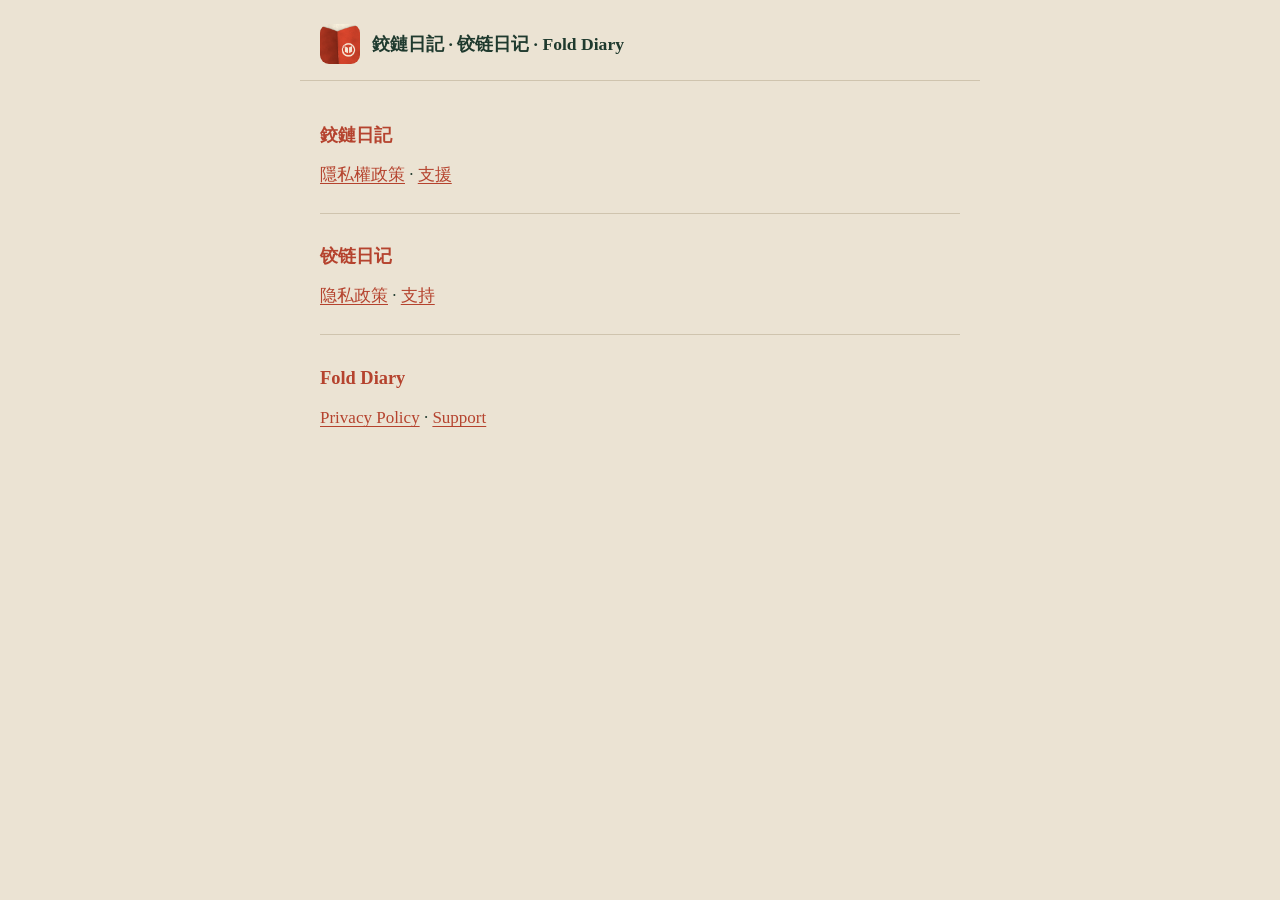
<file: index.html>
<!doctype html>
<html lang="zh-Hant">
<head>
<meta charset="utf-8">
<meta name="viewport" content="width=device-width, initial-scale=1">
<meta name="color-scheme" content="light dark">
<title>鉸鏈日記 · 铰链日记 · Fold Diary</title>
<link rel="icon" type="image/png" href="icon.png">
<link rel="stylesheet" href="style.css">
</head>
<body>
<header class="top"><span class="brand"><img src="icon.png" width="40" height="40" alt=""><span>鉸鏈日記 · 铰链日记 · Fold Diary</span></span></header>
<main class="home">
<section lang="zh-Hant"><h2>鉸鏈日記</h2><p><a href="privacy.html">隱私權政策</a> · <a href="support.html">支援</a></p></section>
<section lang="zh-Hans"><h2>铰链日记</h2><p><a href="privacy-zh-hans.html">隐私政策</a> · <a href="support-zh-hans.html">支持</a></p></section>
<section lang="en"><h2>Fold Diary</h2><p><a href="privacy-en.html">Privacy Policy</a> · <a href="support-en.html">Support</a></p></section>
</main>
</body>
</html>
</file>
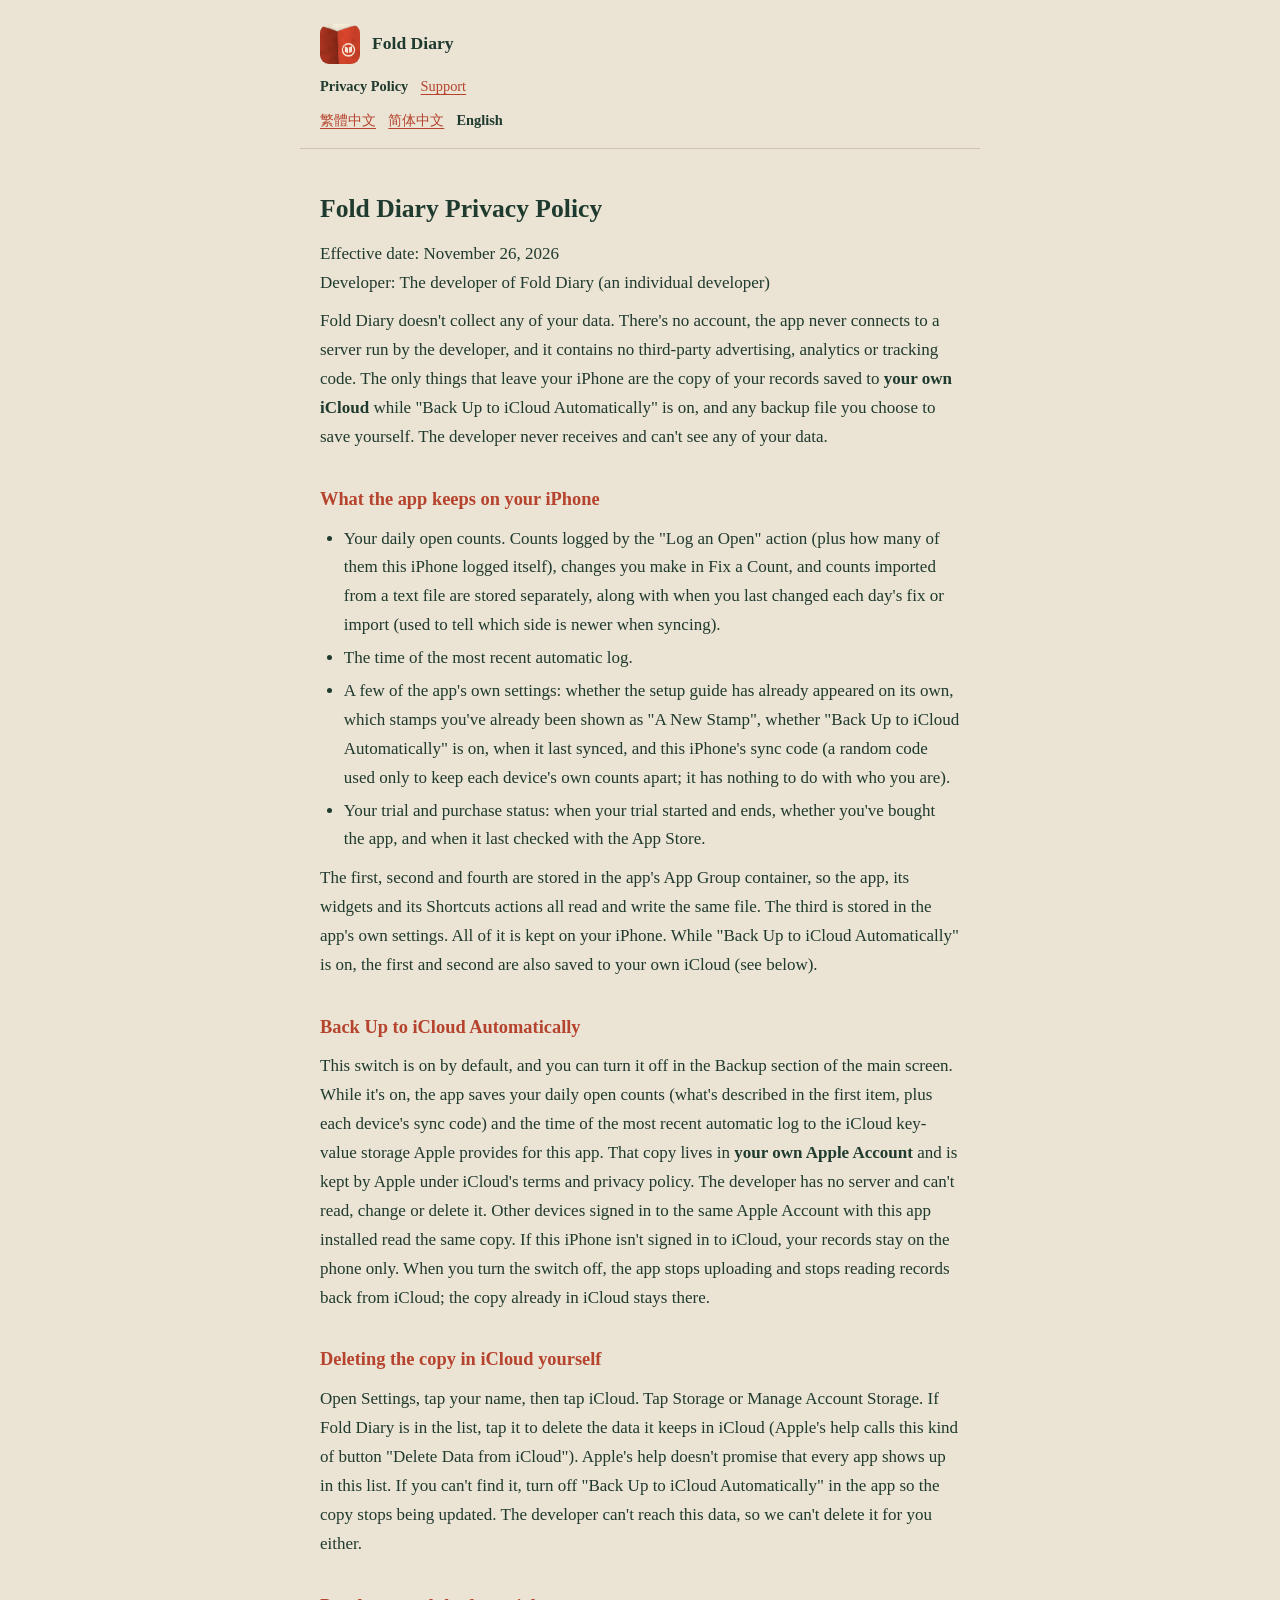
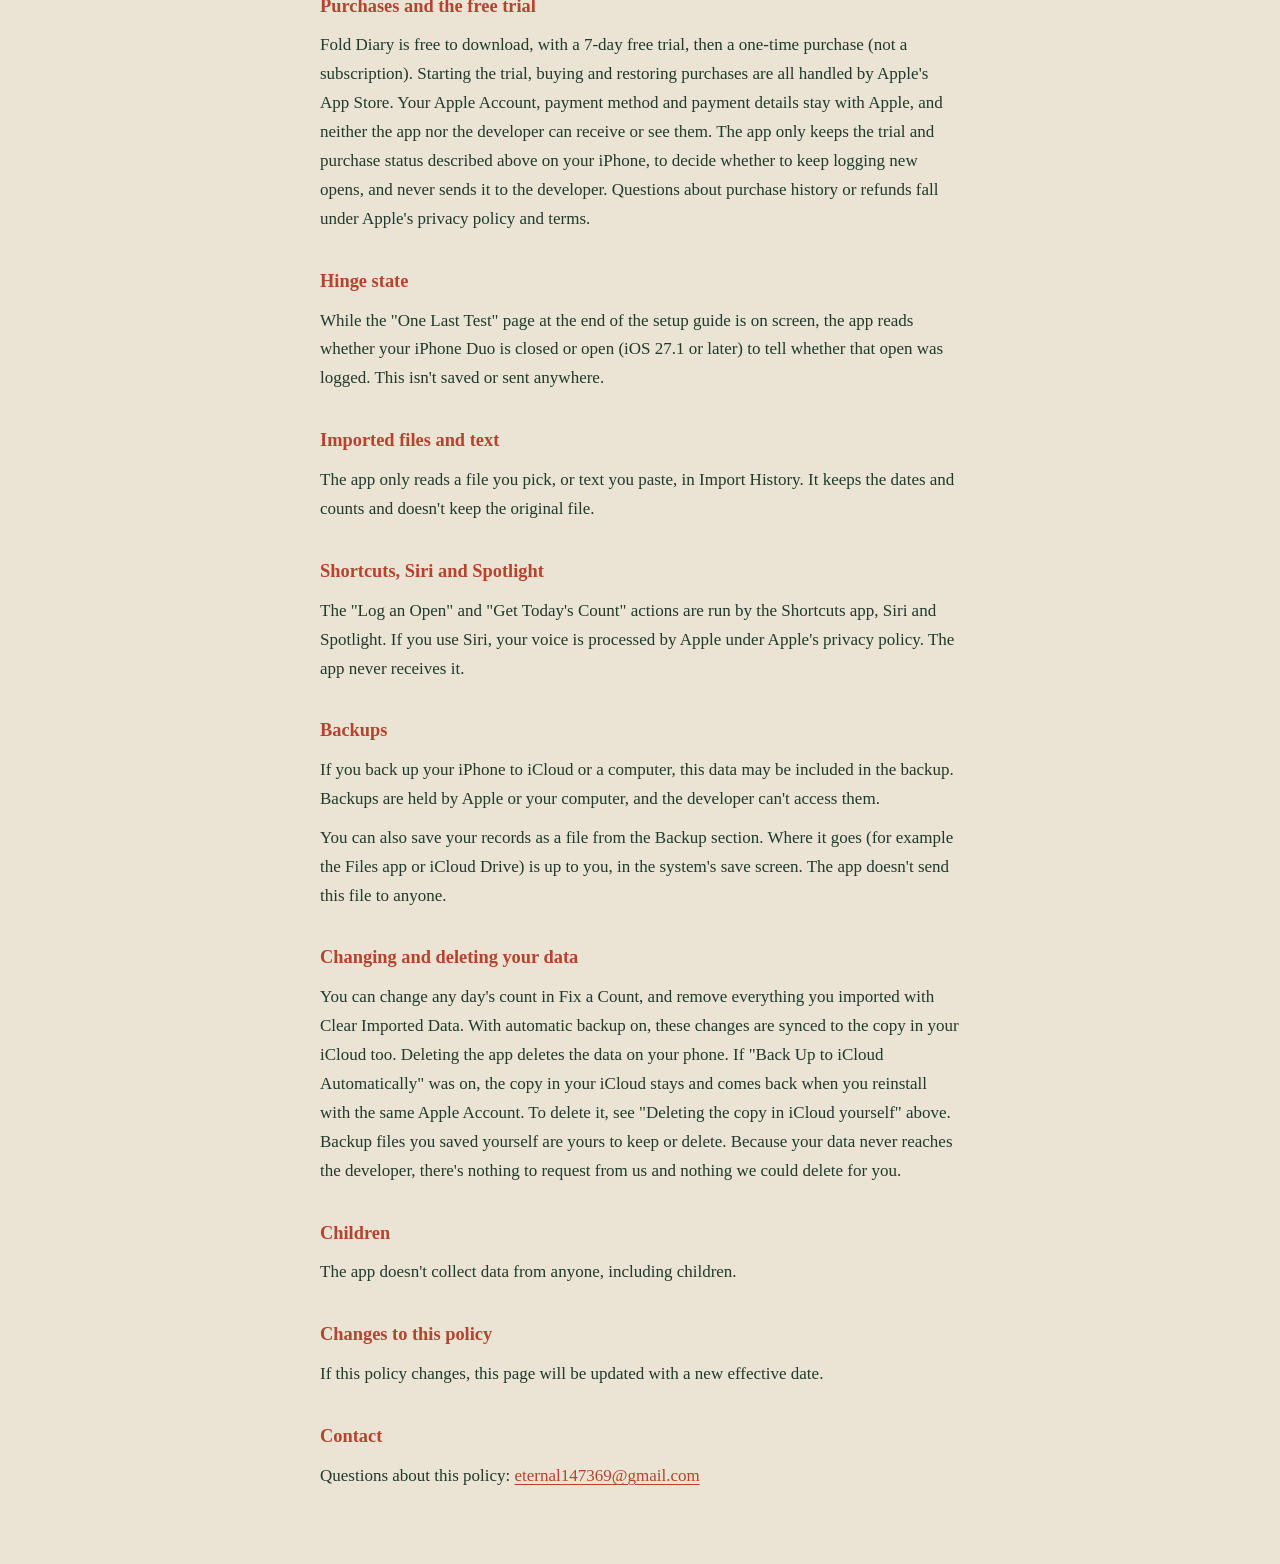
<file: privacy-en.html>
<!doctype html>
<html lang="en">
<head>
<meta charset="utf-8">
<meta name="viewport" content="width=device-width, initial-scale=1">
<meta name="color-scheme" content="light dark">
<title>Privacy Policy · Fold Diary</title>
<link rel="icon" type="image/png" href="icon.png">
<link rel="stylesheet" href="style.css">
</head>
<body>
<header class="top">
<a class="brand" href="index.html"><img src="icon.png" width="40" height="40" alt=""><span>Fold Diary</span></a>
<nav aria-label="Language"><p><span class="cur" aria-current="page">Privacy Policy</span> <a href="support-en.html">Support</a></p><p class="lang"><a href="privacy.html" lang="zh-Hant" hreflang="zh-Hant">繁體中文</a> <a href="privacy-zh-hans.html" lang="zh-Hans" hreflang="zh-Hans">简体中文</a> <span class="cur" aria-current="page">English</span></p></nav>
</header>
<main>
<h1>Fold Diary Privacy Policy</h1>
<p>Effective date: November 26, 2026<br>
Developer: The developer of Fold Diary (an individual developer)</p>
<p>Fold Diary doesn't collect any of your data. There's no account, the app never connects to a server run by the developer, and it contains no third-party advertising, analytics or tracking code. The only things that leave your iPhone are the copy of your records saved to <strong>your own iCloud</strong> while "Back Up to iCloud Automatically" is on, and any backup file you choose to save yourself. The developer never receives and can't see any of your data.</p>
<h2>What the app keeps on your iPhone</h2>
<ul><li>Your daily open counts. Counts logged by the "Log an Open" action (plus how many of them this iPhone logged itself), changes you make in Fix a Count, and counts imported from a text file are stored separately, along with when you last changed each day's fix or import (used to tell which side is newer when syncing).</li><li>The time of the most recent automatic log.</li><li>A few of the app's own settings: whether the setup guide has already appeared on its own, which stamps you've already been shown as "A New Stamp", whether "Back Up to iCloud Automatically" is on, when it last synced, and this iPhone's sync code (a random code used only to keep each device's own counts apart; it has nothing to do with who you are).</li><li>Your trial and purchase status: when your trial started and ends, whether you've bought the app, and when it last checked with the App Store.</li></ul>
<p>The first, second and fourth are stored in the app's App Group container, so the app, its widgets and its Shortcuts actions all read and write the same file. The third is stored in the app's own settings. All of it is kept on your iPhone. While "Back Up to iCloud Automatically" is on, the first and second are also saved to your own iCloud (see below).</p>
<h2>Back Up to iCloud Automatically</h2>
<p>This switch is on by default, and you can turn it off in the Backup section of the main screen. While it's on, the app saves your daily open counts (what's described in the first item, plus each device's sync code) and the time of the most recent automatic log to the iCloud key-value storage Apple provides for this app. That copy lives in <strong>your own Apple Account</strong> and is kept by Apple under iCloud's terms and privacy policy. The developer has no server and can't read, change or delete it. Other devices signed in to the same Apple Account with this app installed read the same copy. If this iPhone isn't signed in to iCloud, your records stay on the phone only. When you turn the switch off, the app stops uploading and stops reading records back from iCloud; the copy already in iCloud stays there.</p>
<h2>Deleting the copy in iCloud yourself</h2>
<p>Open Settings, tap your name, then tap iCloud. Tap Storage or Manage Account Storage. If Fold Diary is in the list, tap it to delete the data it keeps in iCloud (Apple's help calls this kind of button "Delete Data from iCloud"). Apple's help doesn't promise that every app shows up in this list. If you can't find it, turn off "Back Up to iCloud Automatically" in the app so the copy stops being updated. The developer can't reach this data, so we can't delete it for you either.</p>
<h2>Purchases and the free trial</h2>
<p>Fold Diary is free to download, with a 7-day free trial, then a one-time purchase (not a subscription). Starting the trial, buying and restoring purchases are all handled by Apple's App Store. Your Apple Account, payment method and payment details stay with Apple, and neither the app nor the developer can receive or see them. The app only keeps the trial and purchase status described above on your iPhone, to decide whether to keep logging new opens, and never sends it to the developer. Questions about purchase history or refunds fall under Apple's privacy policy and terms.</p>
<h2>Hinge state</h2>
<p>While the "One Last Test" page at the end of the setup guide is on screen, the app reads whether your iPhone Duo is closed or open (iOS 27.1 or later) to tell whether that open was logged. This isn't saved or sent anywhere.</p>
<h2>Imported files and text</h2>
<p>The app only reads a file you pick, or text you paste, in Import History. It keeps the dates and counts and doesn't keep the original file.</p>
<h2>Shortcuts, Siri and Spotlight</h2>
<p>The "Log an Open" and "Get Today's Count" actions are run by the Shortcuts app, Siri and Spotlight. If you use Siri, your voice is processed by Apple under Apple's privacy policy. The app never receives it.</p>
<h2>Backups</h2>
<p>If you back up your iPhone to iCloud or a computer, this data may be included in the backup. Backups are held by Apple or your computer, and the developer can't access them.</p>
<p>You can also save your records as a file from the Backup section. Where it goes (for example the Files app or iCloud Drive) is up to you, in the system's save screen. The app doesn't send this file to anyone.</p>
<h2>Changing and deleting your data</h2>
<p>You can change any day's count in Fix a Count, and remove everything you imported with Clear Imported Data. With automatic backup on, these changes are synced to the copy in your iCloud too. Deleting the app deletes the data on your phone. If "Back Up to iCloud Automatically" was on, the copy in your iCloud stays and comes back when you reinstall with the same Apple Account. To delete it, see "Deleting the copy in iCloud yourself" above. Backup files you saved yourself are yours to keep or delete. Because your data never reaches the developer, there's nothing to request from us and nothing we could delete for you.</p>
<h2>Children</h2>
<p>The app doesn't collect data from anyone, including children.</p>
<h2>Changes to this policy</h2>
<p>If this policy changes, this page will be updated with a new effective date.</p>
<h2>Contact</h2>
<p>Questions about this policy: <a href="mailto:eternal147369@gmail.com">eternal147369@gmail.com</a></p>
</main>
</body>
</html>
</file>
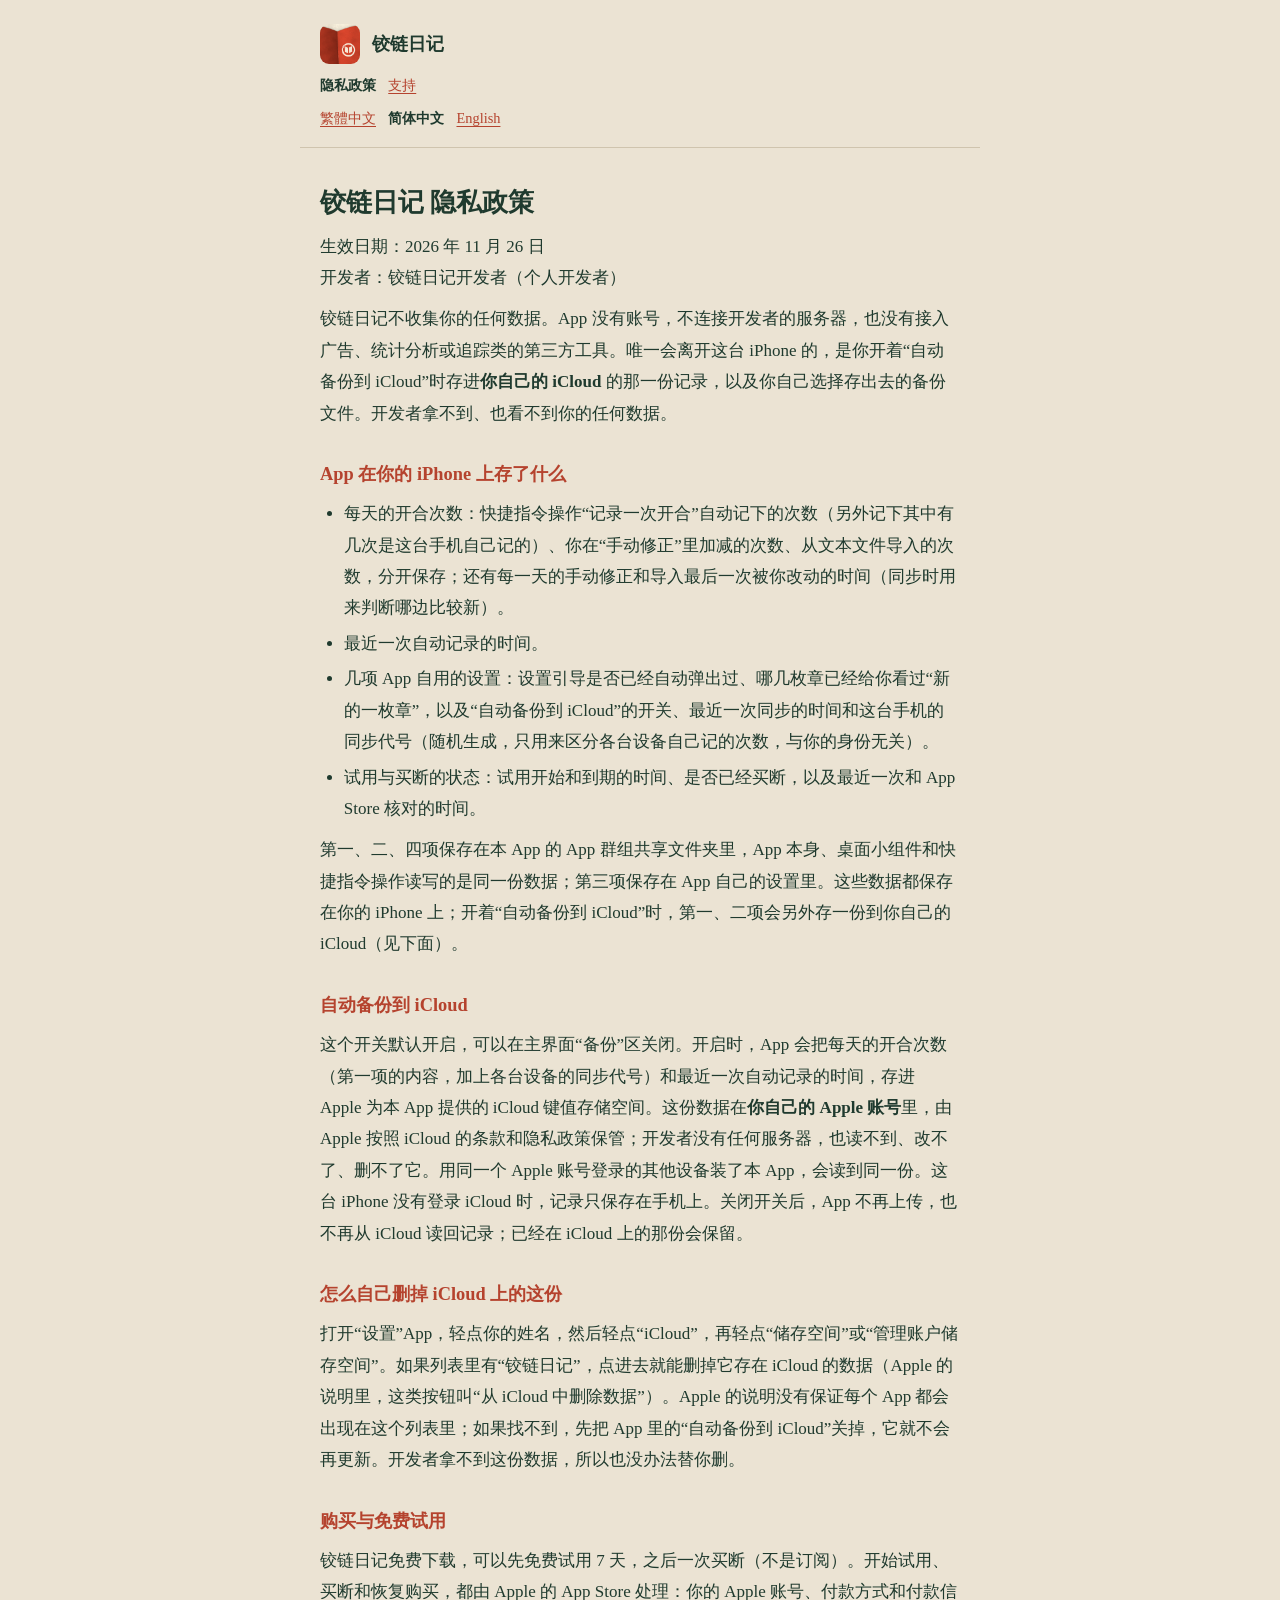
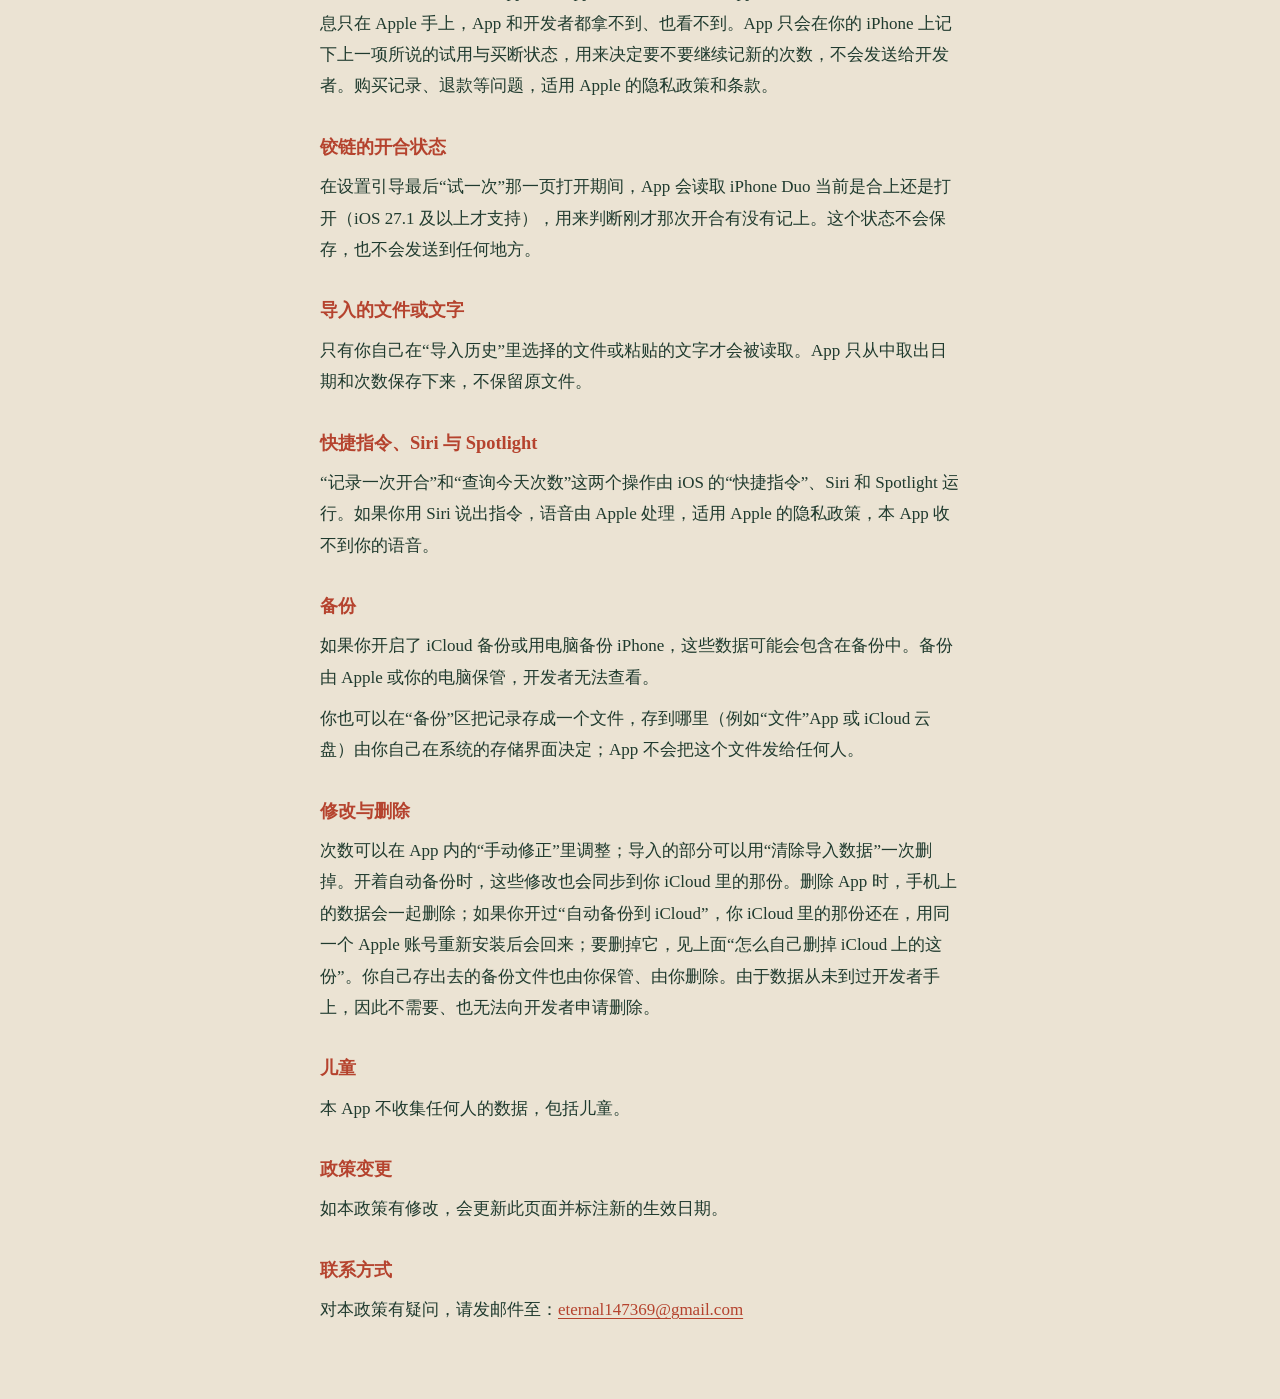
<file: privacy-zh-hans.html>
<!doctype html>
<html lang="zh-Hans">
<head>
<meta charset="utf-8">
<meta name="viewport" content="width=device-width, initial-scale=1">
<meta name="color-scheme" content="light dark">
<title>隐私政策 · 铰链日记</title>
<link rel="icon" type="image/png" href="icon.png">
<link rel="stylesheet" href="style.css">
</head>
<body>
<header class="top">
<a class="brand" href="index.html"><img src="icon.png" width="40" height="40" alt=""><span>铰链日记</span></a>
<nav aria-label="语言"><p><span class="cur" aria-current="page">隐私政策</span> <a href="support-zh-hans.html">支持</a></p><p class="lang"><a href="privacy.html" lang="zh-Hant" hreflang="zh-Hant">繁體中文</a> <span class="cur" aria-current="page">简体中文</span> <a href="privacy-en.html" lang="en" hreflang="en">English</a></p></nav>
</header>
<main>
<h1>铰链日记 隐私政策</h1>
<p>生效日期：2026 年 11 月 26 日<br>
开发者：铰链日记开发者（个人开发者）</p>
<p>铰链日记不收集你的任何数据。App 没有账号，不连接开发者的服务器，也没有接入广告、统计分析或追踪类的第三方工具。唯一会离开这台 iPhone 的，是你开着“自动备份到 iCloud”时存进<strong>你自己的 iCloud</strong> 的那一份记录，以及你自己选择存出去的备份文件。开发者拿不到、也看不到你的任何数据。</p>
<h2>App 在你的 iPhone 上存了什么</h2>
<ul><li>每天的开合次数：快捷指令操作“记录一次开合”自动记下的次数（另外记下其中有几次是这台手机自己记的）、你在“手动修正”里加减的次数、从文本文件导入的次数，分开保存；还有每一天的手动修正和导入最后一次被你改动的时间（同步时用来判断哪边比较新）。</li><li>最近一次自动记录的时间。</li><li>几项 App 自用的设置：设置引导是否已经自动弹出过、哪几枚章已经给你看过“新的一枚章”，以及“自动备份到 iCloud”的开关、最近一次同步的时间和这台手机的同步代号（随机生成，只用来区分各台设备自己记的次数，与你的身份无关）。</li><li>试用与买断的状态：试用开始和到期的时间、是否已经买断，以及最近一次和 App Store 核对的时间。</li></ul>
<p>第一、二、四项保存在本 App 的 App 群组共享文件夹里，App 本身、桌面小组件和快捷指令操作读写的是同一份数据；第三项保存在 App 自己的设置里。这些数据都保存在你的 iPhone 上；开着“自动备份到 iCloud”时，第一、二项会另外存一份到你自己的 iCloud（见下面）。</p>
<h2>自动备份到 iCloud</h2>
<p>这个开关默认开启，可以在主界面“备份”区关闭。开启时，App 会把每天的开合次数（第一项的内容，加上各台设备的同步代号）和最近一次自动记录的时间，存进 Apple 为本 App 提供的 iCloud 键值存储空间。这份数据在<strong>你自己的 Apple 账号</strong>里，由 Apple 按照 iCloud 的条款和隐私政策保管；开发者没有任何服务器，也读不到、改不了、删不了它。用同一个 Apple 账号登录的其他设备装了本 App，会读到同一份。这台 iPhone 没有登录 iCloud 时，记录只保存在手机上。关闭开关后，App 不再上传，也不再从 iCloud 读回记录；已经在 iCloud 上的那份会保留。</p>
<h2>怎么自己删掉 iCloud 上的这份</h2>
<p>打开“设置”App，轻点你的姓名，然后轻点“iCloud”，再轻点“储存空间”或“管理账户储存空间”。如果列表里有“铰链日记”，点进去就能删掉它存在 iCloud 的数据（Apple 的说明里，这类按钮叫“从 iCloud 中删除数据”）。Apple 的说明没有保证每个 App 都会出现在这个列表里；如果找不到，先把 App 里的“自动备份到 iCloud”关掉，它就不会再更新。开发者拿不到这份数据，所以也没办法替你删。</p>
<h2>购买与免费试用</h2>
<p>铰链日记免费下载，可以先免费试用 7 天，之后一次买断（不是订阅）。开始试用、买断和恢复购买，都由 Apple 的 App Store 处理：你的 Apple 账号、付款方式和付款信息只在 Apple 手上，App 和开发者都拿不到、也看不到。App 只会在你的 iPhone 上记下上一项所说的试用与买断状态，用来决定要不要继续记新的次数，不会发送给开发者。购买记录、退款等问题，适用 Apple 的隐私政策和条款。</p>
<h2>铰链的开合状态</h2>
<p>在设置引导最后“试一次”那一页打开期间，App 会读取 iPhone Duo 当前是合上还是打开（iOS 27.1 及以上才支持），用来判断刚才那次开合有没有记上。这个状态不会保存，也不会发送到任何地方。</p>
<h2>导入的文件或文字</h2>
<p>只有你自己在“导入历史”里选择的文件或粘贴的文字才会被读取。App 只从中取出日期和次数保存下来，不保留原文件。</p>
<h2>快捷指令、Siri 与 Spotlight</h2>
<p>“记录一次开合”和“查询今天次数”这两个操作由 iOS 的“快捷指令”、Siri 和 Spotlight 运行。如果你用 Siri 说出指令，语音由 Apple 处理，适用 Apple 的隐私政策，本 App 收不到你的语音。</p>
<h2>备份</h2>
<p>如果你开启了 iCloud 备份或用电脑备份 iPhone，这些数据可能会包含在备份中。备份由 Apple 或你的电脑保管，开发者无法查看。</p>
<p>你也可以在“备份”区把记录存成一个文件，存到哪里（例如“文件”App 或 iCloud 云盘）由你自己在系统的存储界面决定；App 不会把这个文件发给任何人。</p>
<h2>修改与删除</h2>
<p>次数可以在 App 内的“手动修正”里调整；导入的部分可以用“清除导入数据”一次删掉。开着自动备份时，这些修改也会同步到你 iCloud 里的那份。删除 App 时，手机上的数据会一起删除；如果你开过“自动备份到 iCloud”，你 iCloud 里的那份还在，用同一个 Apple 账号重新安装后会回来；要删掉它，见上面“怎么自己删掉 iCloud 上的这份”。你自己存出去的备份文件也由你保管、由你删除。由于数据从未到过开发者手上，因此不需要、也无法向开发者申请删除。</p>
<h2>儿童</h2>
<p>本 App 不收集任何人的数据，包括儿童。</p>
<h2>政策变更</h2>
<p>如本政策有修改，会更新此页面并标注新的生效日期。</p>
<h2>联系方式</h2>
<p>对本政策有疑问，请发邮件至：<a href="mailto:eternal147369@gmail.com">eternal147369@gmail.com</a></p>
</main>
</body>
</html>
</file>
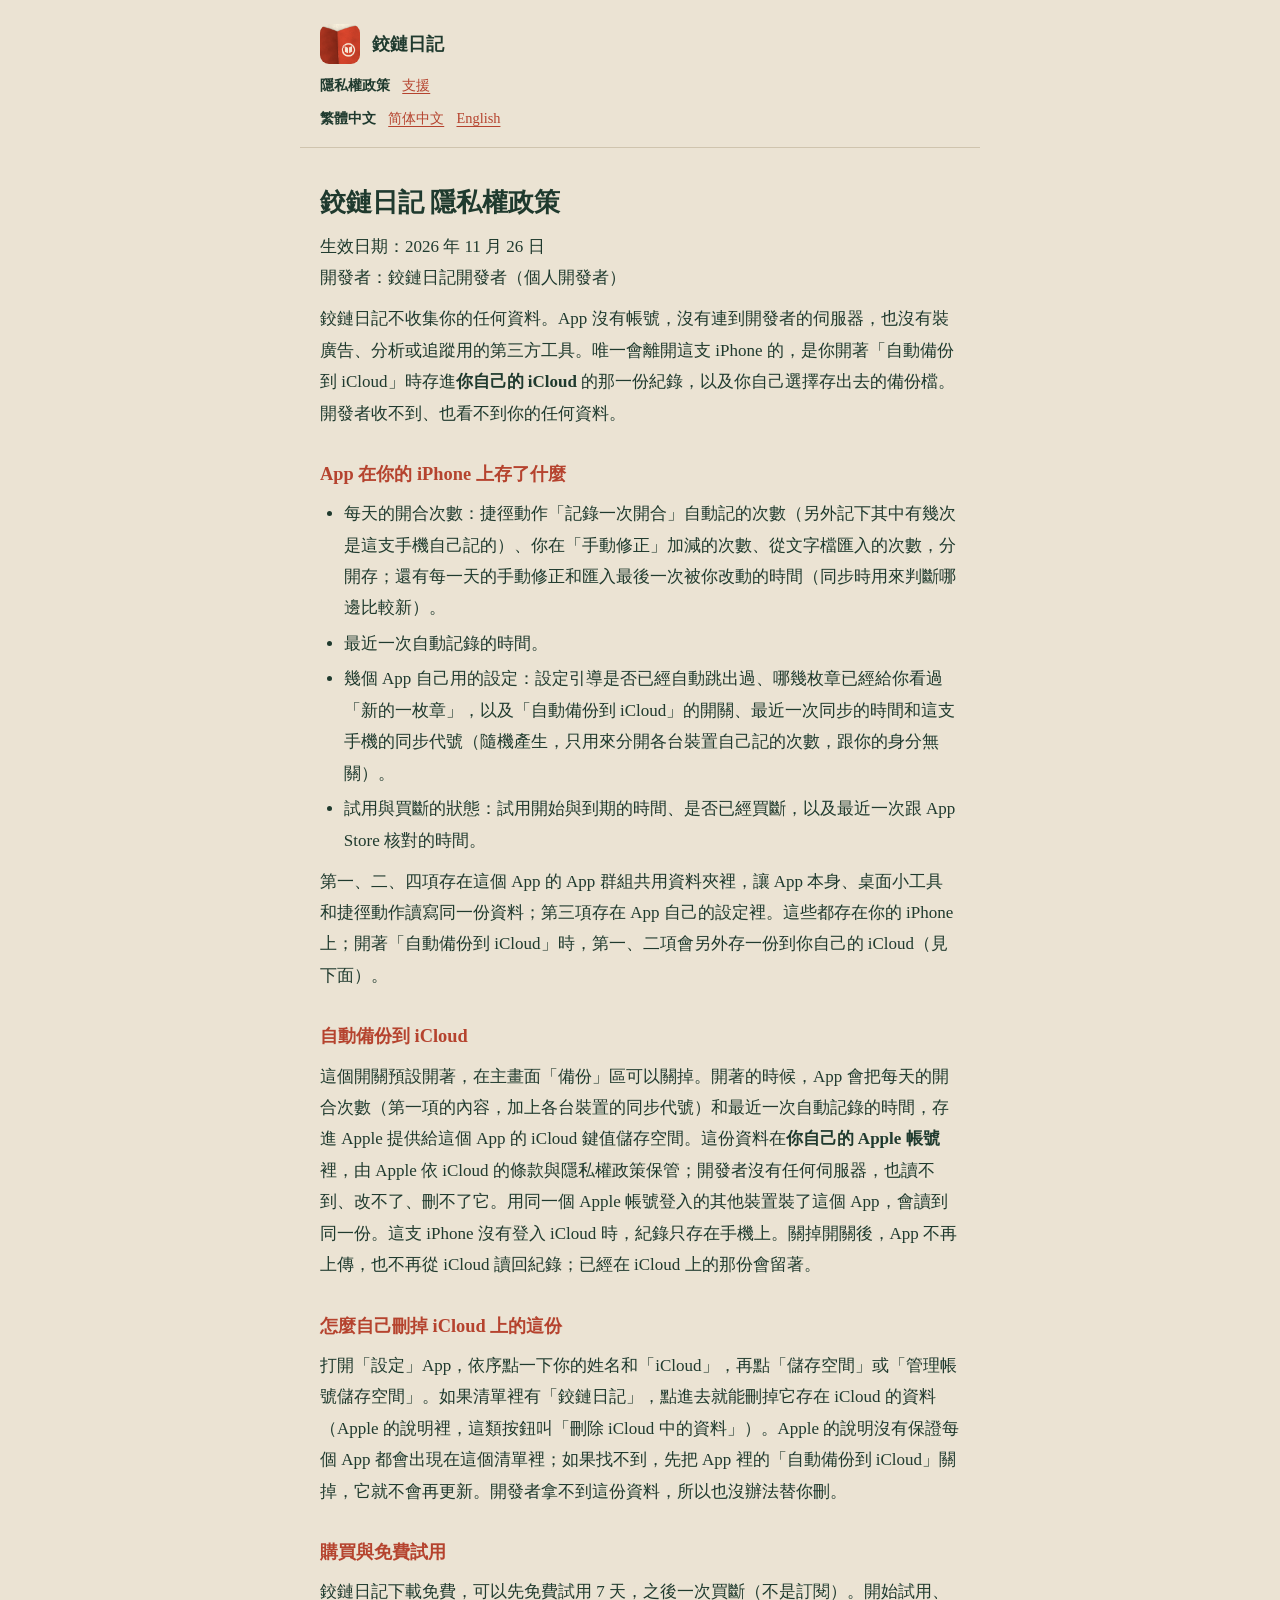
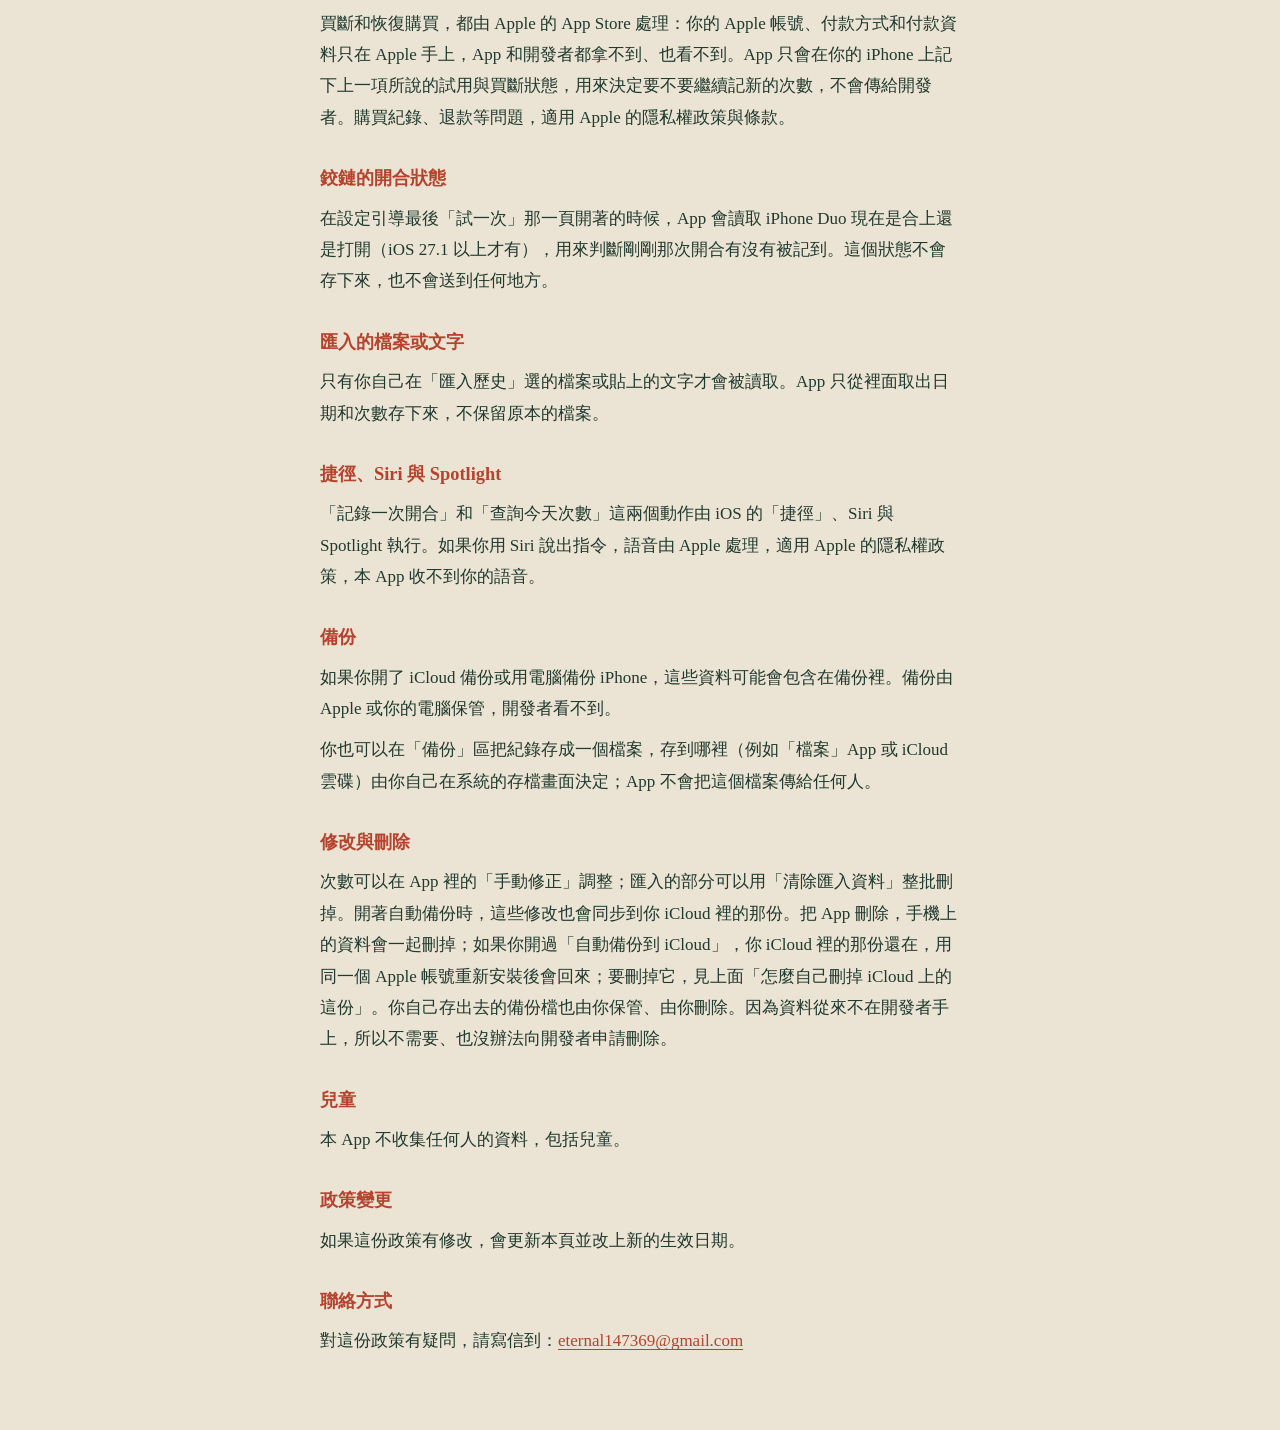
<file: privacy.html>
<!doctype html>
<html lang="zh-Hant">
<head>
<meta charset="utf-8">
<meta name="viewport" content="width=device-width, initial-scale=1">
<meta name="color-scheme" content="light dark">
<title>隱私權政策 · 鉸鏈日記</title>
<link rel="icon" type="image/png" href="icon.png">
<link rel="stylesheet" href="style.css">
</head>
<body>
<header class="top">
<a class="brand" href="index.html"><img src="icon.png" width="40" height="40" alt=""><span>鉸鏈日記</span></a>
<nav aria-label="語言"><p><span class="cur" aria-current="page">隱私權政策</span> <a href="support.html">支援</a></p><p class="lang"><span class="cur" aria-current="page">繁體中文</span> <a href="privacy-zh-hans.html" lang="zh-Hans" hreflang="zh-Hans">简体中文</a> <a href="privacy-en.html" lang="en" hreflang="en">English</a></p></nav>
</header>
<main>
<h1>鉸鏈日記 隱私權政策</h1>
<p>生效日期：2026 年 11 月 26 日<br>
開發者：鉸鏈日記開發者（個人開發者）</p>
<p>鉸鏈日記不收集你的任何資料。App 沒有帳號，沒有連到開發者的伺服器，也沒有裝廣告、分析或追蹤用的第三方工具。唯一會離開這支 iPhone 的，是你開著「自動備份到 iCloud」時存進<strong>你自己的 iCloud</strong> 的那一份紀錄，以及你自己選擇存出去的備份檔。開發者收不到、也看不到你的任何資料。</p>
<h2>App 在你的 iPhone 上存了什麼</h2>
<ul><li>每天的開合次數：捷徑動作「記錄一次開合」自動記的次數（另外記下其中有幾次是這支手機自己記的）、你在「手動修正」加減的次數、從文字檔匯入的次數，分開存；還有每一天的手動修正和匯入最後一次被你改動的時間（同步時用來判斷哪邊比較新）。</li><li>最近一次自動記錄的時間。</li><li>幾個 App 自己用的設定：設定引導是否已經自動跳出過、哪幾枚章已經給你看過「新的一枚章」，以及「自動備份到 iCloud」的開關、最近一次同步的時間和這支手機的同步代號（隨機產生，只用來分開各台裝置自己記的次數，跟你的身分無關）。</li><li>試用與買斷的狀態：試用開始與到期的時間、是否已經買斷，以及最近一次跟 App Store 核對的時間。</li></ul>
<p>第一、二、四項存在這個 App 的 App 群組共用資料夾裡，讓 App 本身、桌面小工具和捷徑動作讀寫同一份資料；第三項存在 App 自己的設定裡。這些都存在你的 iPhone 上；開著「自動備份到 iCloud」時，第一、二項會另外存一份到你自己的 iCloud（見下面）。</p>
<h2>自動備份到 iCloud</h2>
<p>這個開關預設開著，在主畫面「備份」區可以關掉。開著的時候，App 會把每天的開合次數（第一項的內容，加上各台裝置的同步代號）和最近一次自動記錄的時間，存進 Apple 提供給這個 App 的 iCloud 鍵值儲存空間。這份資料在<strong>你自己的 Apple 帳號</strong>裡，由 Apple 依 iCloud 的條款與隱私權政策保管；開發者沒有任何伺服器，也讀不到、改不了、刪不了它。用同一個 Apple 帳號登入的其他裝置裝了這個 App，會讀到同一份。這支 iPhone 沒有登入 iCloud 時，紀錄只存在手機上。關掉開關後，App 不再上傳，也不再從 iCloud 讀回紀錄；已經在 iCloud 上的那份會留著。</p>
<h2>怎麼自己刪掉 iCloud 上的這份</h2>
<p>打開「設定」App，依序點一下你的姓名和「iCloud」，再點「儲存空間」或「管理帳號儲存空間」。如果清單裡有「鉸鏈日記」，點進去就能刪掉它存在 iCloud 的資料（Apple 的說明裡，這類按鈕叫「刪除 iCloud 中的資料」）。Apple 的說明沒有保證每個 App 都會出現在這個清單裡；如果找不到，先把 App 裡的「自動備份到 iCloud」關掉，它就不會再更新。開發者拿不到這份資料，所以也沒辦法替你刪。</p>
<h2>購買與免費試用</h2>
<p>鉸鏈日記下載免費，可以先免費試用 7 天，之後一次買斷（不是訂閱）。開始試用、買斷和恢復購買，都由 Apple 的 App Store 處理：你的 Apple 帳號、付款方式和付款資料只在 Apple 手上，App 和開發者都拿不到、也看不到。App 只會在你的 iPhone 上記下上一項所說的試用與買斷狀態，用來決定要不要繼續記新的次數，不會傳給開發者。購買紀錄、退款等問題，適用 Apple 的隱私權政策與條款。</p>
<h2>鉸鏈的開合狀態</h2>
<p>在設定引導最後「試一次」那一頁開著的時候，App 會讀取 iPhone Duo 現在是合上還是打開（iOS 27.1 以上才有），用來判斷剛剛那次開合有沒有被記到。這個狀態不會存下來，也不會送到任何地方。</p>
<h2>匯入的檔案或文字</h2>
<p>只有你自己在「匯入歷史」選的檔案或貼上的文字才會被讀取。App 只從裡面取出日期和次數存下來，不保留原本的檔案。</p>
<h2>捷徑、Siri 與 Spotlight</h2>
<p>「記錄一次開合」和「查詢今天次數」這兩個動作由 iOS 的「捷徑」、Siri 與 Spotlight 執行。如果你用 Siri 說出指令，語音由 Apple 處理，適用 Apple 的隱私權政策，本 App 收不到你的語音。</p>
<h2>備份</h2>
<p>如果你開了 iCloud 備份或用電腦備份 iPhone，這些資料可能會包含在備份裡。備份由 Apple 或你的電腦保管，開發者看不到。</p>
<p>你也可以在「備份」區把紀錄存成一個檔案，存到哪裡（例如「檔案」App 或 iCloud 雲碟）由你自己在系統的存檔畫面決定；App 不會把這個檔案傳給任何人。</p>
<h2>修改與刪除</h2>
<p>次數可以在 App 裡的「手動修正」調整；匯入的部分可以用「清除匯入資料」整批刪掉。開著自動備份時，這些修改也會同步到你 iCloud 裡的那份。把 App 刪除，手機上的資料會一起刪掉；如果你開過「自動備份到 iCloud」，你 iCloud 裡的那份還在，用同一個 Apple 帳號重新安裝後會回來；要刪掉它，見上面「怎麼自己刪掉 iCloud 上的這份」。你自己存出去的備份檔也由你保管、由你刪除。因為資料從來不在開發者手上，所以不需要、也沒辦法向開發者申請刪除。</p>
<h2>兒童</h2>
<p>本 App 不收集任何人的資料，包括兒童。</p>
<h2>政策變更</h2>
<p>如果這份政策有修改，會更新本頁並改上新的生效日期。</p>
<h2>聯絡方式</h2>
<p>對這份政策有疑問，請寫信到：<a href="mailto:eternal147369@gmail.com">eternal147369@gmail.com</a></p>
</main>
</body>
</html>
</file>
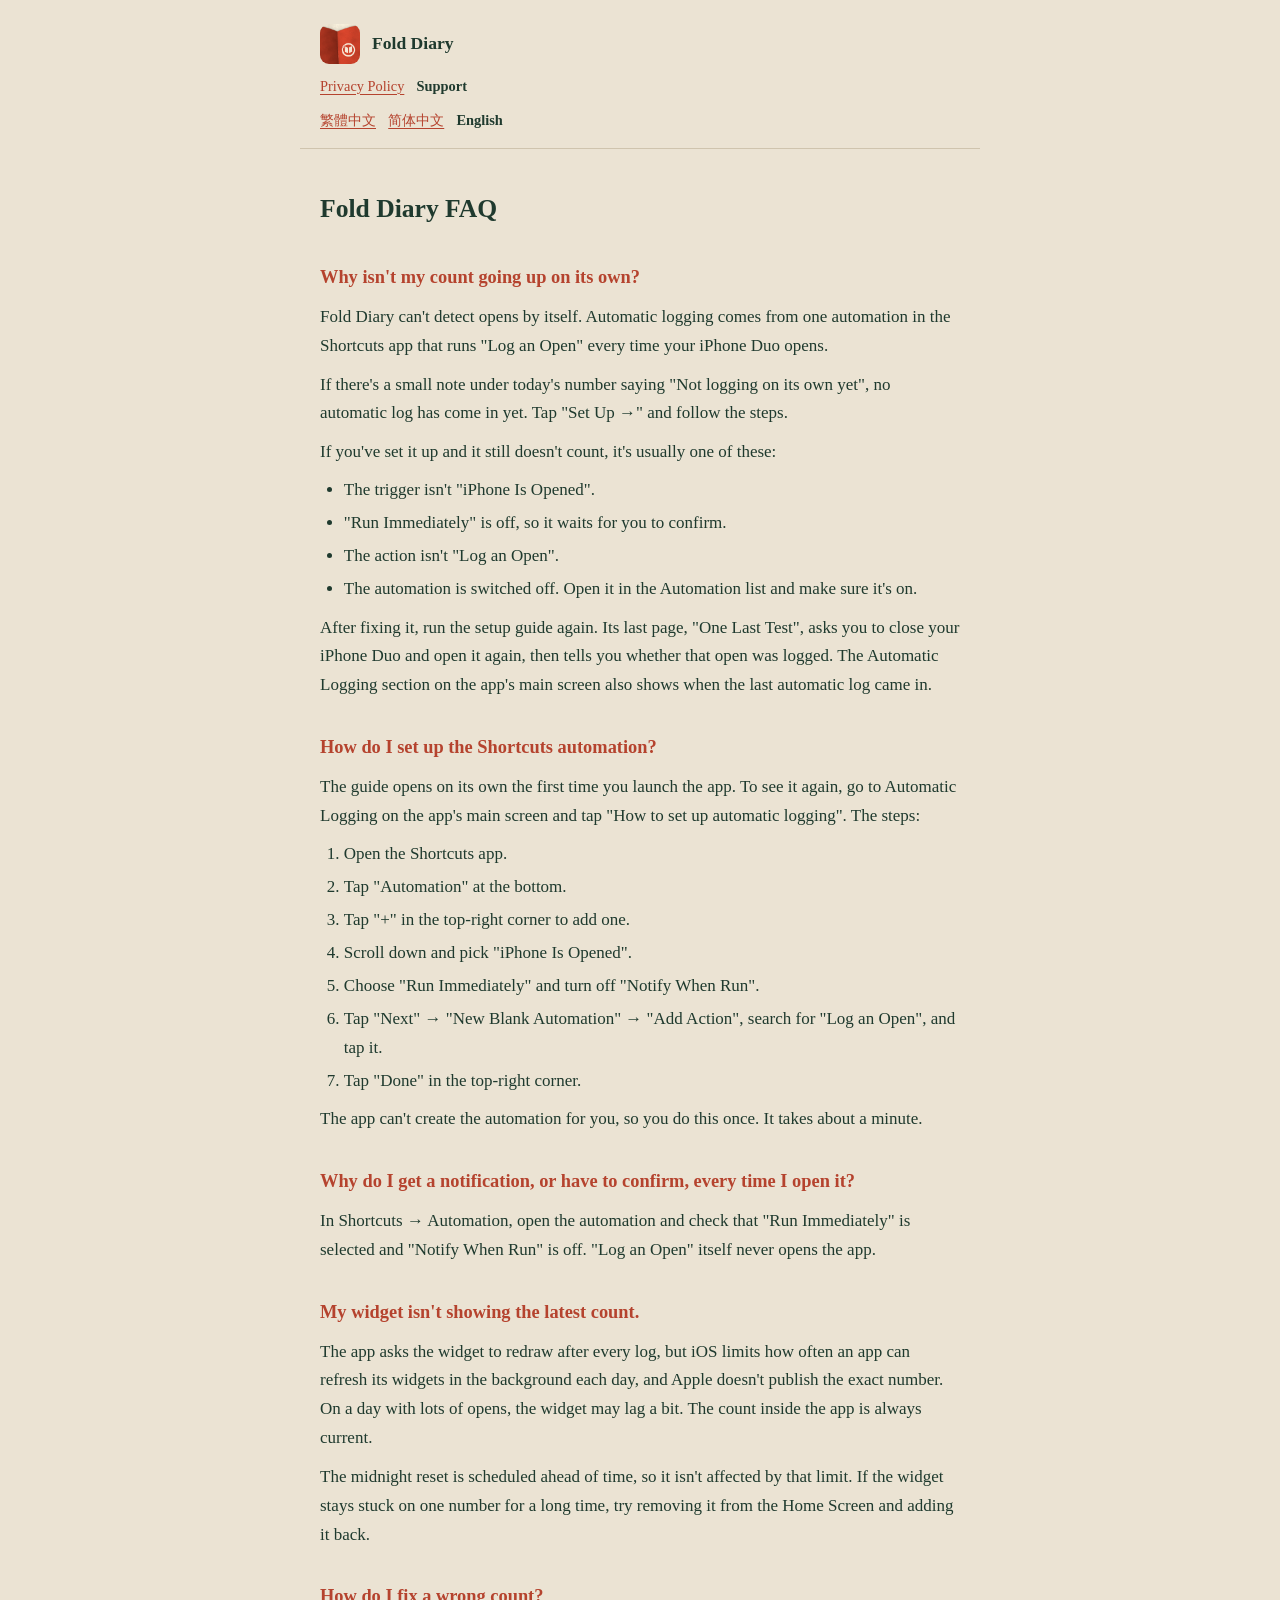
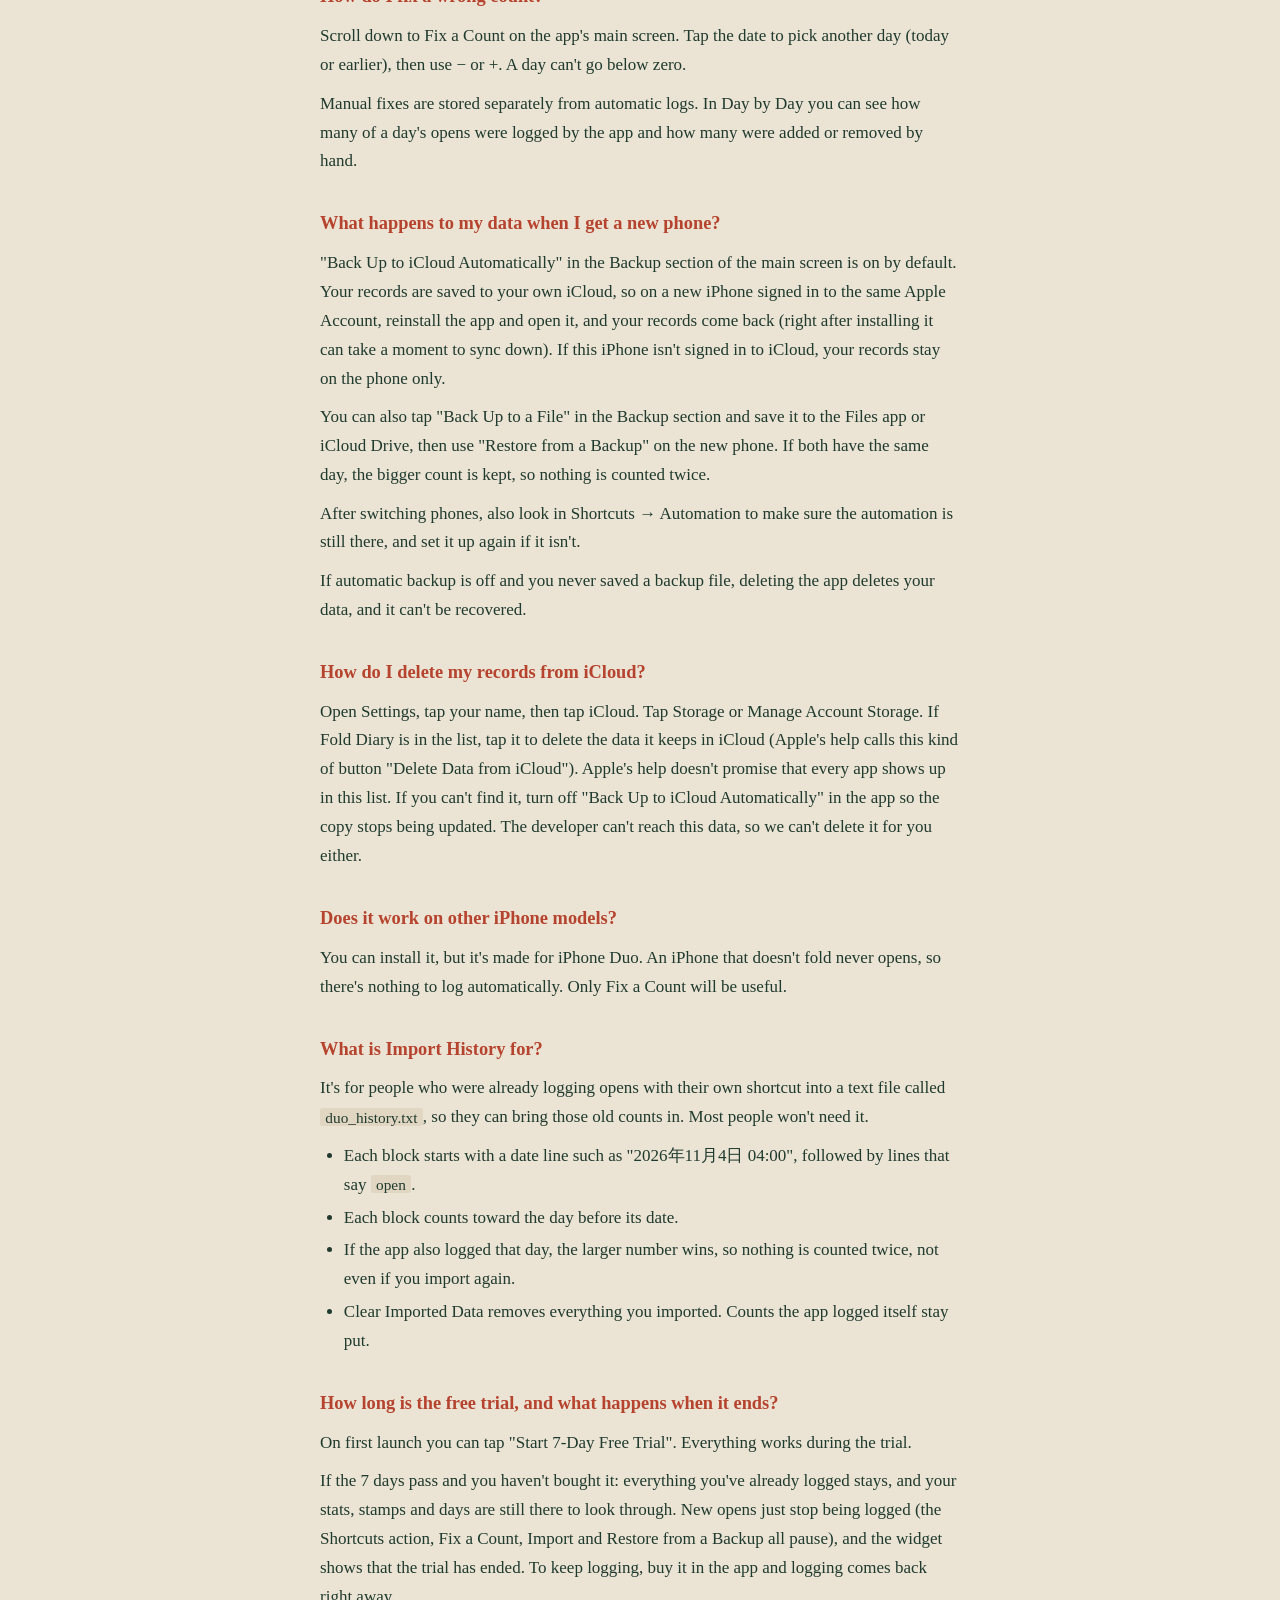
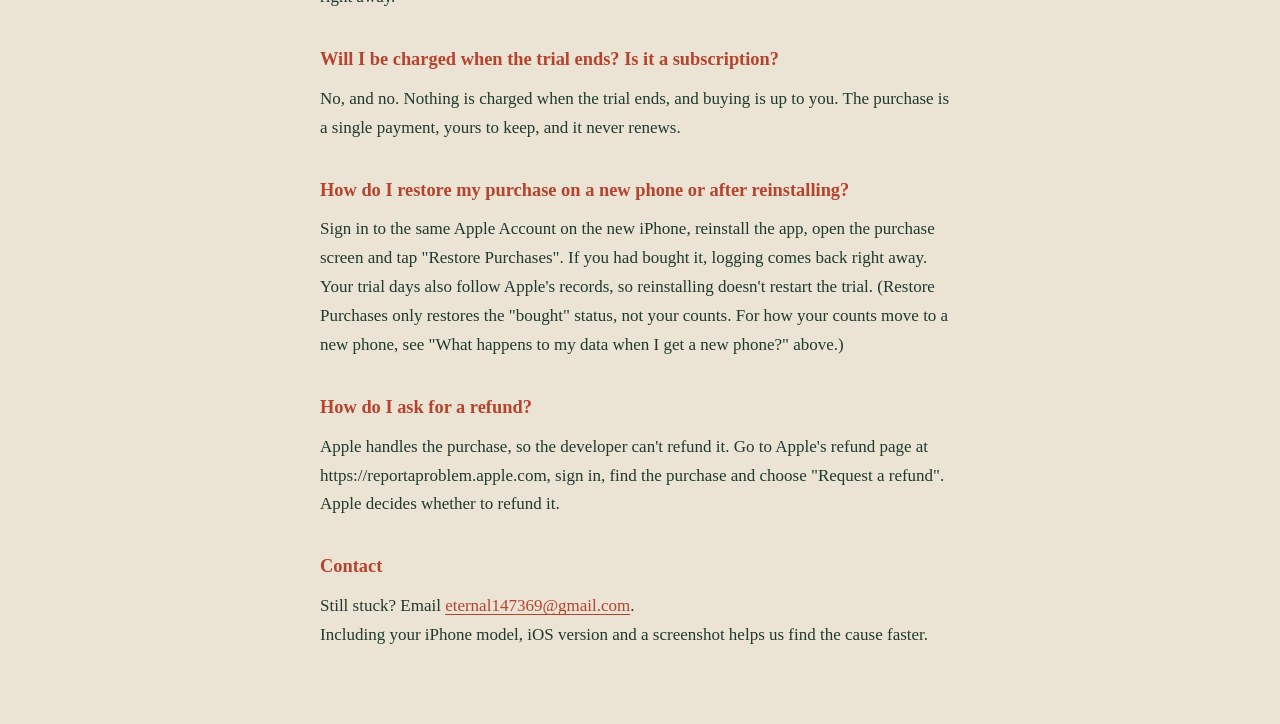
<file: support-en.html>
<!doctype html>
<html lang="en">
<head>
<meta charset="utf-8">
<meta name="viewport" content="width=device-width, initial-scale=1">
<meta name="color-scheme" content="light dark">
<title>Support · Fold Diary</title>
<link rel="icon" type="image/png" href="icon.png">
<link rel="stylesheet" href="style.css">
</head>
<body>
<header class="top">
<a class="brand" href="index.html"><img src="icon.png" width="40" height="40" alt=""><span>Fold Diary</span></a>
<nav aria-label="Language"><p><a href="privacy-en.html">Privacy Policy</a> <span class="cur" aria-current="page">Support</span></p><p class="lang"><a href="support.html" lang="zh-Hant" hreflang="zh-Hant">繁體中文</a> <a href="support-zh-hans.html" lang="zh-Hans" hreflang="zh-Hans">简体中文</a> <span class="cur" aria-current="page">English</span></p></nav>
</header>
<main>
<h1>Fold Diary FAQ</h1>
<h2>Why isn't my count going up on its own?</h2>
<p>Fold Diary can't detect opens by itself. Automatic logging comes from one automation in the Shortcuts app that runs "Log an Open" every time your iPhone Duo opens.</p>
<p>If there's a small note under today's number saying "Not logging on its own yet", no automatic log has come in yet. Tap "Set Up →" and follow the steps.</p>
<p>If you've set it up and it still doesn't count, it's usually one of these:</p>
<ul><li>The trigger isn't "iPhone Is Opened".</li><li>"Run Immediately" is off, so it waits for you to confirm.</li><li>The action isn't "Log an Open".</li><li>The automation is switched off. Open it in the Automation list and make sure it's on.</li></ul>
<p>After fixing it, run the setup guide again. Its last page, "One Last Test", asks you to close your iPhone Duo and open it again, then tells you whether that open was logged. The Automatic Logging section on the app's main screen also shows when the last automatic log came in.</p>
<h2>How do I set up the Shortcuts automation?</h2>
<p>The guide opens on its own the first time you launch the app. To see it again, go to Automatic Logging on the app's main screen and tap "How to set up automatic logging". The steps:</p>
<ol><li>Open the Shortcuts app.</li><li>Tap "Automation" at the bottom.</li><li>Tap "+" in the top-right corner to add one.</li><li>Scroll down and pick "iPhone Is Opened".</li><li>Choose "Run Immediately" and turn off "Notify When Run".</li><li>Tap "Next" → "New Blank Automation" → "Add Action", search for "Log an Open", and tap it.</li><li>Tap "Done" in the top-right corner.</li></ol>
<p>The app can't create the automation for you, so you do this once. It takes about a minute.</p>
<h2>Why do I get a notification, or have to confirm, every time I open it?</h2>
<p>In Shortcuts → Automation, open the automation and check that "Run Immediately" is selected and "Notify When Run" is off. "Log an Open" itself never opens the app.</p>
<h2>My widget isn't showing the latest count.</h2>
<p>The app asks the widget to redraw after every log, but iOS limits how often an app can refresh its widgets in the background each day, and Apple doesn't publish the exact number. On a day with lots of opens, the widget may lag a bit. The count inside the app is always current.</p>
<p>The midnight reset is scheduled ahead of time, so it isn't affected by that limit. If the widget stays stuck on one number for a long time, try removing it from the Home Screen and adding it back.</p>
<h2>How do I fix a wrong count?</h2>
<p>Scroll down to Fix a Count on the app's main screen. Tap the date to pick another day (today or earlier), then use − or +. A day can't go below zero.</p>
<p>Manual fixes are stored separately from automatic logs. In Day by Day you can see how many of a day's opens were logged by the app and how many were added or removed by hand.</p>
<h2>What happens to my data when I get a new phone?</h2>
<p>"Back Up to iCloud Automatically" in the Backup section of the main screen is on by default. Your records are saved to your own iCloud, so on a new iPhone signed in to the same Apple Account, reinstall the app and open it, and your records come back (right after installing it can take a moment to sync down). If this iPhone isn't signed in to iCloud, your records stay on the phone only.</p>
<p>You can also tap "Back Up to a File" in the Backup section and save it to the Files app or iCloud Drive, then use "Restore from a Backup" on the new phone. If both have the same day, the bigger count is kept, so nothing is counted twice.</p>
<p>After switching phones, also look in Shortcuts → Automation to make sure the automation is still there, and set it up again if it isn't.</p>
<p>If automatic backup is off and you never saved a backup file, deleting the app deletes your data, and it can't be recovered.</p>
<h2>How do I delete my records from iCloud?</h2>
<p>Open Settings, tap your name, then tap iCloud. Tap Storage or Manage Account Storage. If Fold Diary is in the list, tap it to delete the data it keeps in iCloud (Apple's help calls this kind of button "Delete Data from iCloud"). Apple's help doesn't promise that every app shows up in this list. If you can't find it, turn off "Back Up to iCloud Automatically" in the app so the copy stops being updated. The developer can't reach this data, so we can't delete it for you either.</p>
<h2>Does it work on other iPhone models?</h2>
<p>You can install it, but it's made for iPhone Duo. An iPhone that doesn't fold never opens, so there's nothing to log automatically. Only Fix a Count will be useful.</p>
<h2>What is Import History for?</h2>
<p>It's for people who were already logging opens with their own shortcut into a text file called <code>duo_history.txt</code>, so they can bring those old counts in. Most people won't need it.</p>
<ul><li>Each block starts with a date line such as "2026年11月4日 04:00", followed by lines that say <code>open</code>.</li><li>Each block counts toward the day before its date.</li><li>If the app also logged that day, the larger number wins, so nothing is counted twice, not even if you import again.</li><li>Clear Imported Data removes everything you imported. Counts the app logged itself stay put.</li></ul>
<h2>How long is the free trial, and what happens when it ends?</h2>
<p>On first launch you can tap "Start 7-Day Free Trial". Everything works during the trial.</p>
<p>If the 7 days pass and you haven't bought it: everything you've already logged stays, and your stats, stamps and days are still there to look through. New opens just stop being logged (the Shortcuts action, Fix a Count, Import and Restore from a Backup all pause), and the widget shows that the trial has ended. To keep logging, buy it in the app and logging comes back right away.</p>
<h2>Will I be charged when the trial ends? Is it a subscription?</h2>
<p>No, and no. Nothing is charged when the trial ends, and buying is up to you. The purchase is a single payment, yours to keep, and it never renews.</p>
<h2>How do I restore my purchase on a new phone or after reinstalling?</h2>
<p>Sign in to the same Apple Account on the new iPhone, reinstall the app, open the purchase screen and tap "Restore Purchases". If you had bought it, logging comes back right away. Your trial days also follow Apple's records, so reinstalling doesn't restart the trial. (Restore Purchases only restores the "bought" status, not your counts. For how your counts move to a new phone, see "What happens to my data when I get a new phone?" above.)</p>
<h2>How do I ask for a refund?</h2>
<p>Apple handles the purchase, so the developer can't refund it. Go to Apple's refund page at https://reportaproblem.apple.com, sign in, find the purchase and choose "Request a refund". Apple decides whether to refund it.</p>
<h2>Contact</h2>
<p>Still stuck? Email <a href="mailto:eternal147369@gmail.com">eternal147369@gmail.com</a>.<br>
Including your iPhone model, iOS version and a screenshot helps us find the cause faster.</p>
</main>
</body>
</html>
</file>
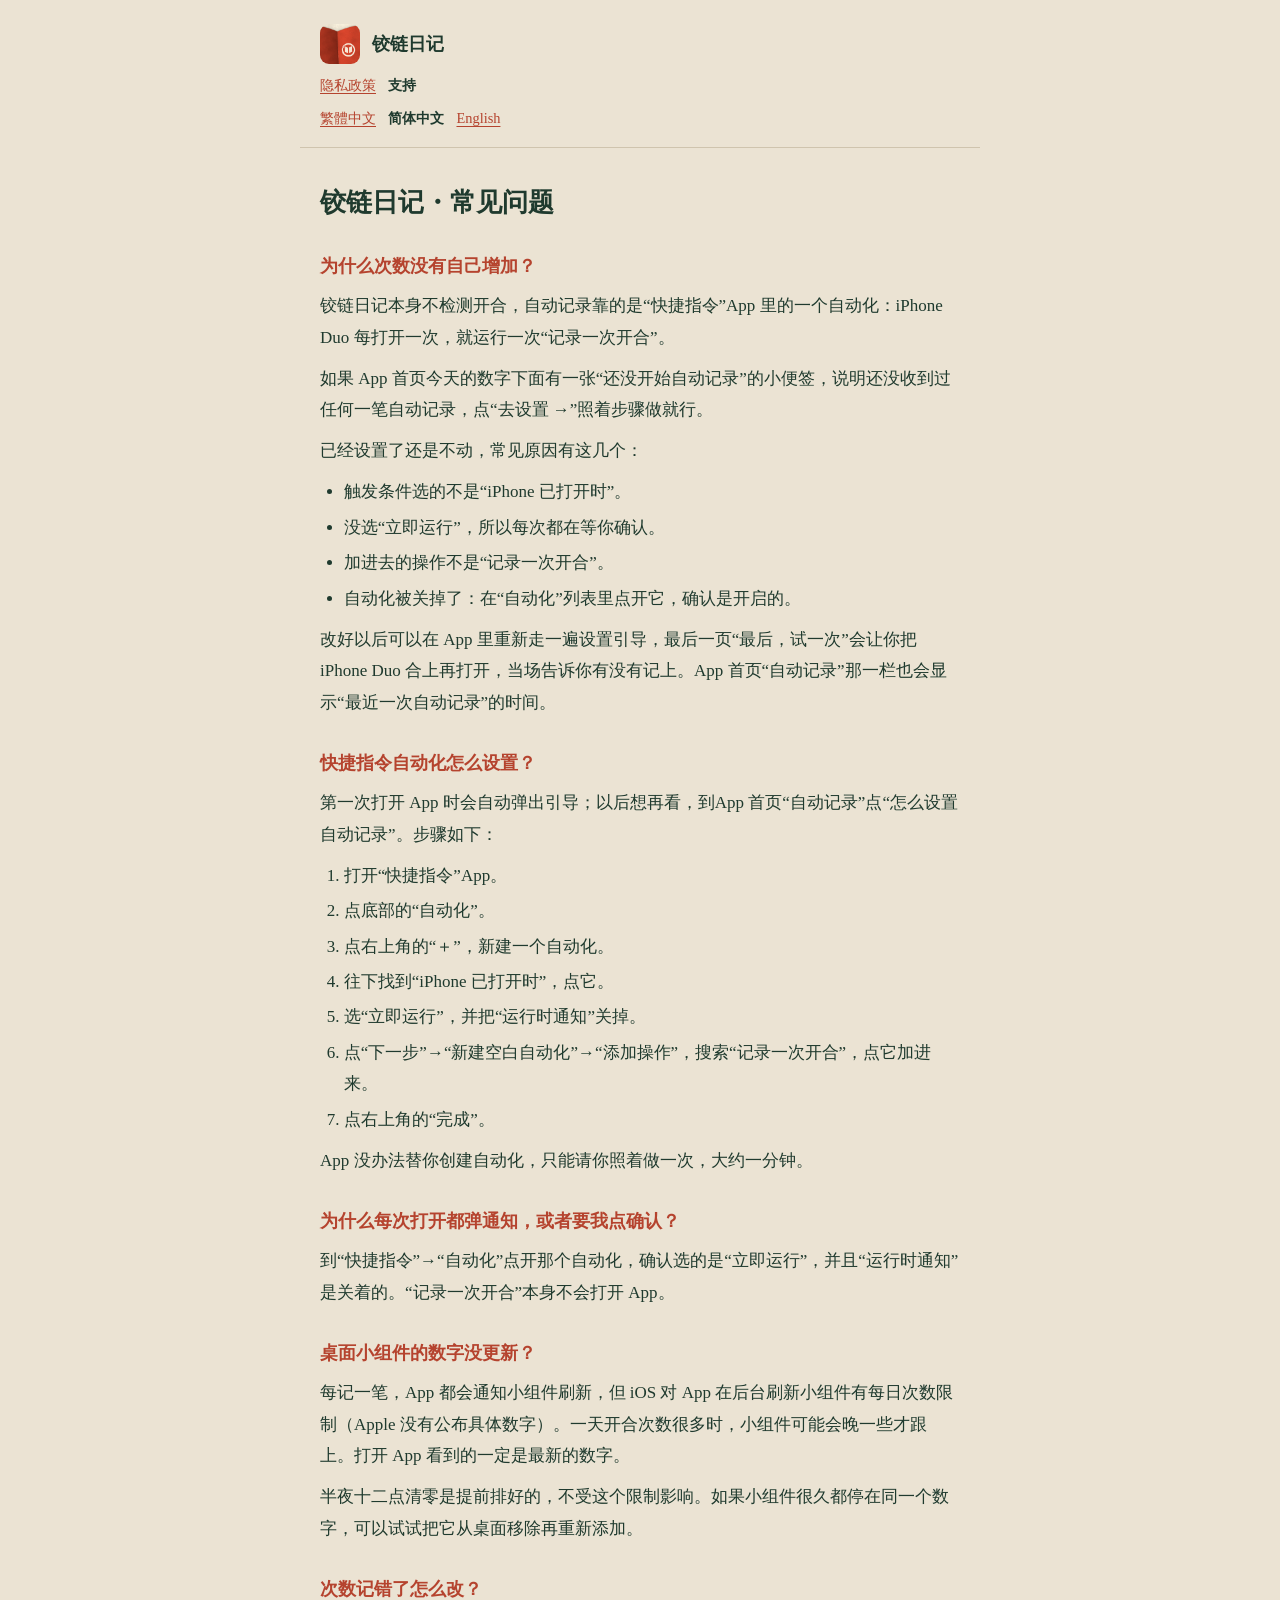
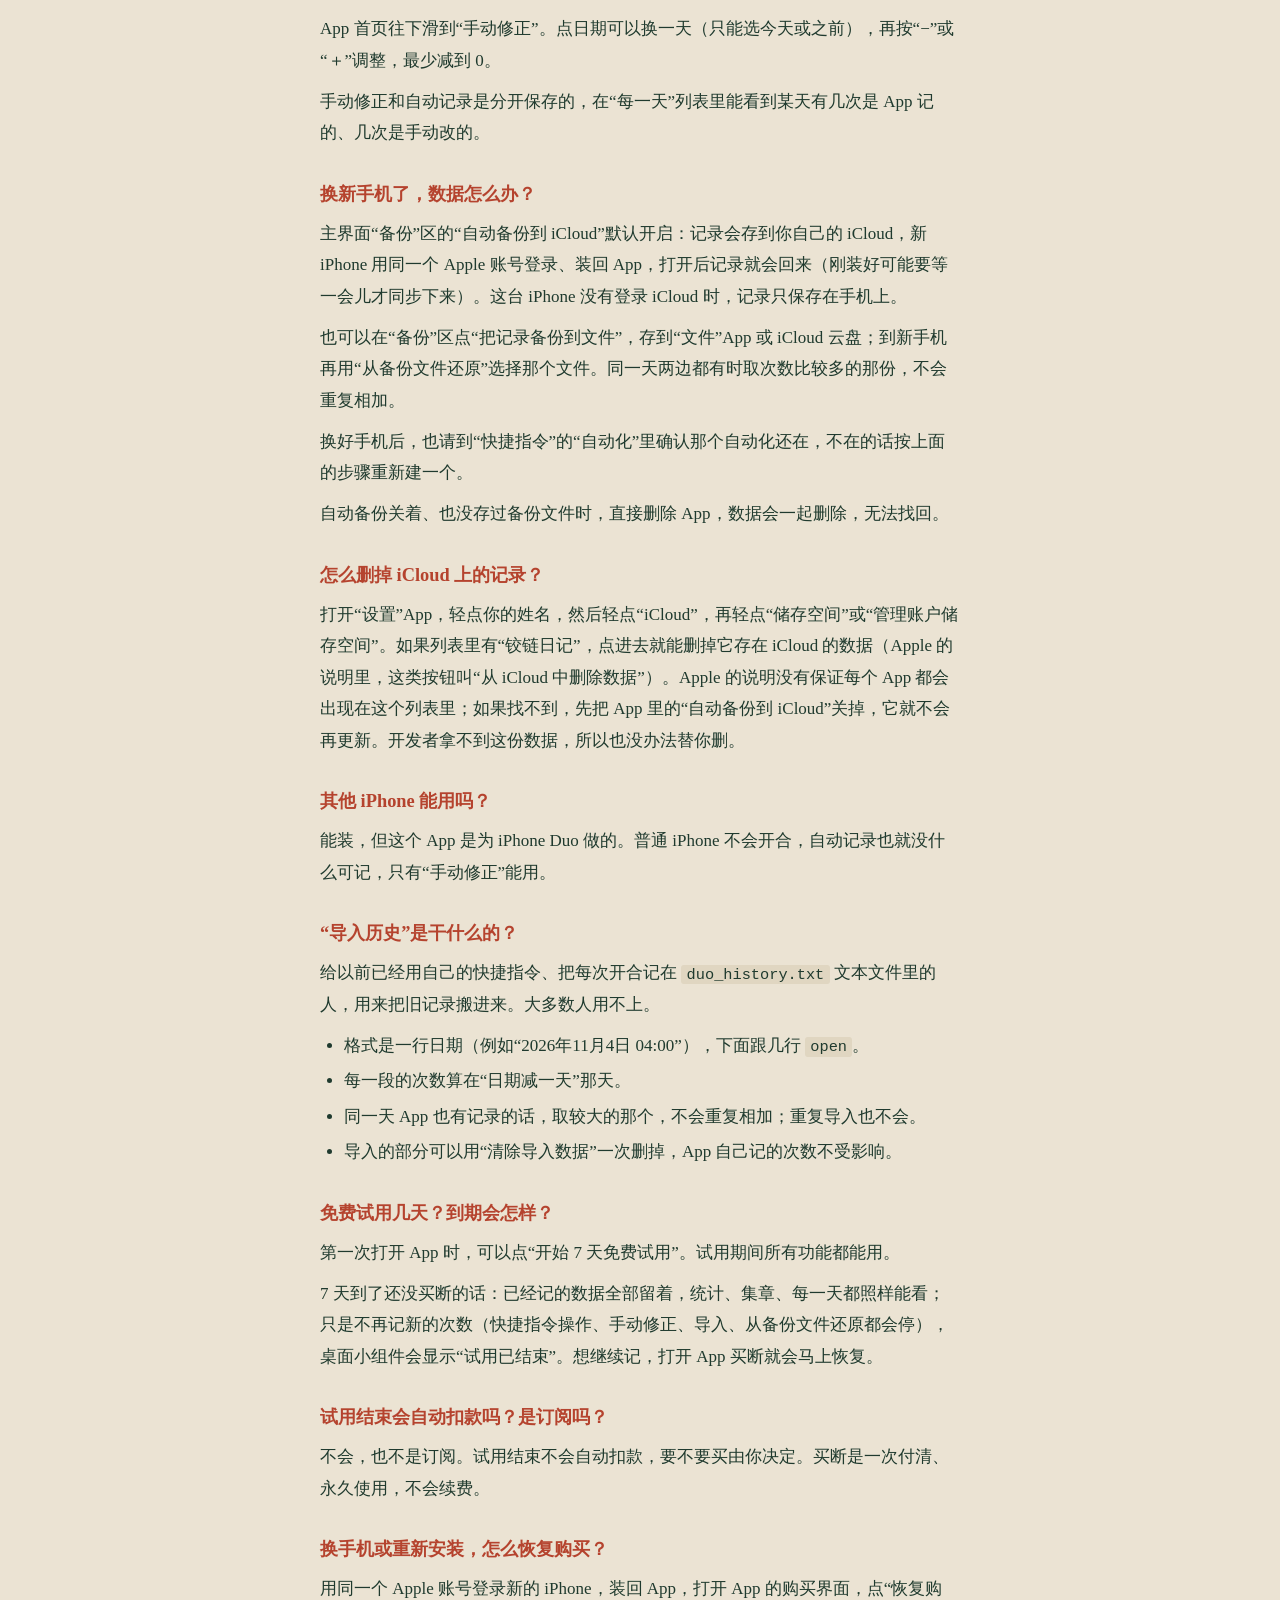
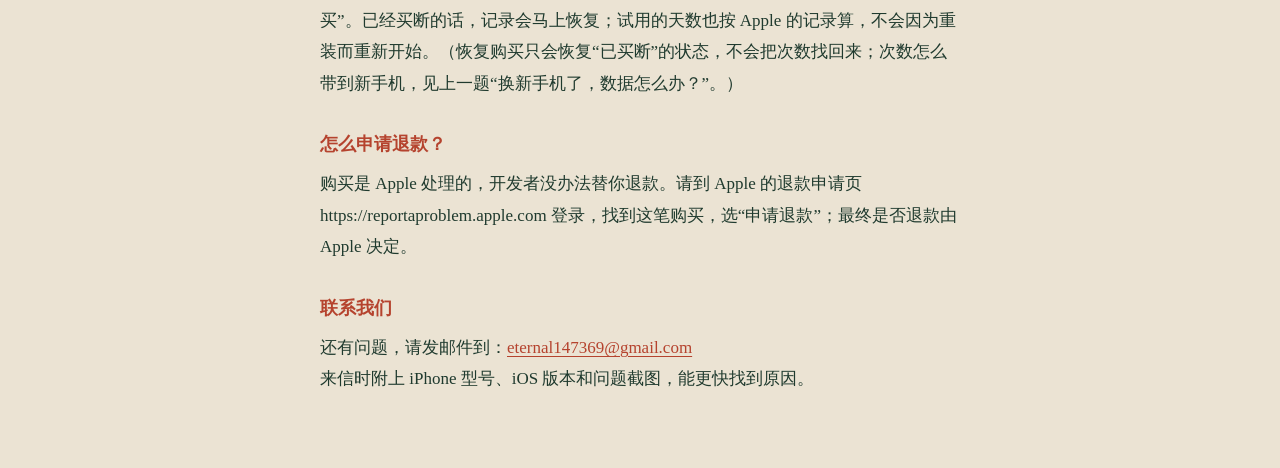
<file: support-zh-hans.html>
<!doctype html>
<html lang="zh-Hans">
<head>
<meta charset="utf-8">
<meta name="viewport" content="width=device-width, initial-scale=1">
<meta name="color-scheme" content="light dark">
<title>支持 · 铰链日记</title>
<link rel="icon" type="image/png" href="icon.png">
<link rel="stylesheet" href="style.css">
</head>
<body>
<header class="top">
<a class="brand" href="index.html"><img src="icon.png" width="40" height="40" alt=""><span>铰链日记</span></a>
<nav aria-label="语言"><p><a href="privacy-zh-hans.html">隐私政策</a> <span class="cur" aria-current="page">支持</span></p><p class="lang"><a href="support.html" lang="zh-Hant" hreflang="zh-Hant">繁體中文</a> <span class="cur" aria-current="page">简体中文</span> <a href="support-en.html" lang="en" hreflang="en">English</a></p></nav>
</header>
<main>
<h1>铰链日记・常见问题</h1>
<h2>为什么次数没有自己增加？</h2>
<p>铰链日记本身不检测开合，自动记录靠的是“快捷指令”App 里的一个自动化：iPhone Duo 每打开一次，就运行一次“记录一次开合”。</p>
<p>如果 App 首页今天的数字下面有一张“还没开始自动记录”的小便签，说明还没收到过任何一笔自动记录，点“去设置 →”照着步骤做就行。</p>
<p>已经设置了还是不动，常见原因有这几个：</p>
<ul><li>触发条件选的不是“iPhone 已打开时”。</li><li>没选“立即运行”，所以每次都在等你确认。</li><li>加进去的操作不是“记录一次开合”。</li><li>自动化被关掉了：在“自动化”列表里点开它，确认是开启的。</li></ul>
<p>改好以后可以在 App 里重新走一遍设置引导，最后一页“最后，试一次”会让你把 iPhone Duo 合上再打开，当场告诉你有没有记上。App 首页“自动记录”那一栏也会显示“最近一次自动记录”的时间。</p>
<h2>快捷指令自动化怎么设置？</h2>
<p>第一次打开 App 时会自动弹出引导；以后想再看，到App 首页“自动记录”点“怎么设置自动记录”。步骤如下：</p>
<ol><li>打开“快捷指令”App。</li><li>点底部的“自动化”。</li><li>点右上角的“＋”，新建一个自动化。</li><li>往下找到“iPhone 已打开时”，点它。</li><li>选“立即运行”，并把“运行时通知”关掉。</li><li>点“下一步”→“新建空白自动化”→“添加操作”，搜索“记录一次开合”，点它加进来。</li><li>点右上角的“完成”。</li></ol>
<p>App 没办法替你创建自动化，只能请你照着做一次，大约一分钟。</p>
<h2>为什么每次打开都弹通知，或者要我点确认？</h2>
<p>到“快捷指令”→“自动化”点开那个自动化，确认选的是“立即运行”，并且“运行时通知”是关着的。“记录一次开合”本身不会打开 App。</p>
<h2>桌面小组件的数字没更新？</h2>
<p>每记一笔，App 都会通知小组件刷新，但 iOS 对 App 在后台刷新小组件有每日次数限制（Apple 没有公布具体数字）。一天开合次数很多时，小组件可能会晚一些才跟上。打开 App 看到的一定是最新的数字。</p>
<p>半夜十二点清零是提前排好的，不受这个限制影响。如果小组件很久都停在同一个数字，可以试试把它从桌面移除再重新添加。</p>
<h2>次数记错了怎么改？</h2>
<p>App 首页往下滑到“手动修正”。点日期可以换一天（只能选今天或之前），再按“−”或“＋”调整，最少减到 0。</p>
<p>手动修正和自动记录是分开保存的，在“每一天”列表里能看到某天有几次是 App 记的、几次是手动改的。</p>
<h2>换新手机了，数据怎么办？</h2>
<p>主界面“备份”区的“自动备份到 iCloud”默认开启：记录会存到你自己的 iCloud，新 iPhone 用同一个 Apple 账号登录、装回 App，打开后记录就会回来（刚装好可能要等一会儿才同步下来）。这台 iPhone 没有登录 iCloud 时，记录只保存在手机上。</p>
<p>也可以在“备份”区点“把记录备份到文件”，存到“文件”App 或 iCloud 云盘；到新手机再用“从备份文件还原”选择那个文件。同一天两边都有时取次数比较多的那份，不会重复相加。</p>
<p>换好手机后，也请到“快捷指令”的“自动化”里确认那个自动化还在，不在的话按上面的步骤重新建一个。</p>
<p>自动备份关着、也没存过备份文件时，直接删除 App，数据会一起删除，无法找回。</p>
<h2>怎么删掉 iCloud 上的记录？</h2>
<p>打开“设置”App，轻点你的姓名，然后轻点“iCloud”，再轻点“储存空间”或“管理账户储存空间”。如果列表里有“铰链日记”，点进去就能删掉它存在 iCloud 的数据（Apple 的说明里，这类按钮叫“从 iCloud 中删除数据”）。Apple 的说明没有保证每个 App 都会出现在这个列表里；如果找不到，先把 App 里的“自动备份到 iCloud”关掉，它就不会再更新。开发者拿不到这份数据，所以也没办法替你删。</p>
<h2>其他 iPhone 能用吗？</h2>
<p>能装，但这个 App 是为 iPhone Duo 做的。普通 iPhone 不会开合，自动记录也就没什么可记，只有“手动修正”能用。</p>
<h2>“导入历史”是干什么的？</h2>
<p>给以前已经用自己的快捷指令、把每次开合记在 <code>duo_history.txt</code> 文本文件里的人，用来把旧记录搬进来。大多数人用不上。</p>
<ul><li>格式是一行日期（例如“2026年11月4日 04:00”），下面跟几行 <code>open</code>。</li><li>每一段的次数算在“日期减一天”那天。</li><li>同一天 App 也有记录的话，取较大的那个，不会重复相加；重复导入也不会。</li><li>导入的部分可以用“清除导入数据”一次删掉，App 自己记的次数不受影响。</li></ul>
<h2>免费试用几天？到期会怎样？</h2>
<p>第一次打开 App 时，可以点“开始 7 天免费试用”。试用期间所有功能都能用。</p>
<p>7 天到了还没买断的话：已经记的数据全部留着，统计、集章、每一天都照样能看；只是不再记新的次数（快捷指令操作、手动修正、导入、从备份文件还原都会停），桌面小组件会显示“试用已结束”。想继续记，打开 App 买断就会马上恢复。</p>
<h2>试用结束会自动扣款吗？是订阅吗？</h2>
<p>不会，也不是订阅。试用结束不会自动扣款，要不要买由你决定。买断是一次付清、永久使用，不会续费。</p>
<h2>换手机或重新安装，怎么恢复购买？</h2>
<p>用同一个 Apple 账号登录新的 iPhone，装回 App，打开 App 的购买界面，点“恢复购买”。已经买断的话，记录会马上恢复；试用的天数也按 Apple 的记录算，不会因为重装而重新开始。（恢复购买只会恢复“已买断”的状态，不会把次数找回来；次数怎么带到新手机，见上一题“换新手机了，数据怎么办？”。）</p>
<h2>怎么申请退款？</h2>
<p>购买是 Apple 处理的，开发者没办法替你退款。请到 Apple 的退款申请页 https://reportaproblem.apple.com 登录，找到这笔购买，选“申请退款”；最终是否退款由 Apple 决定。</p>
<h2>联系我们</h2>
<p>还有问题，请发邮件到：<a href="mailto:eternal147369@gmail.com">eternal147369@gmail.com</a><br>
来信时附上 iPhone 型号、iOS 版本和问题截图，能更快找到原因。</p>
</main>
</body>
</html>
</file>
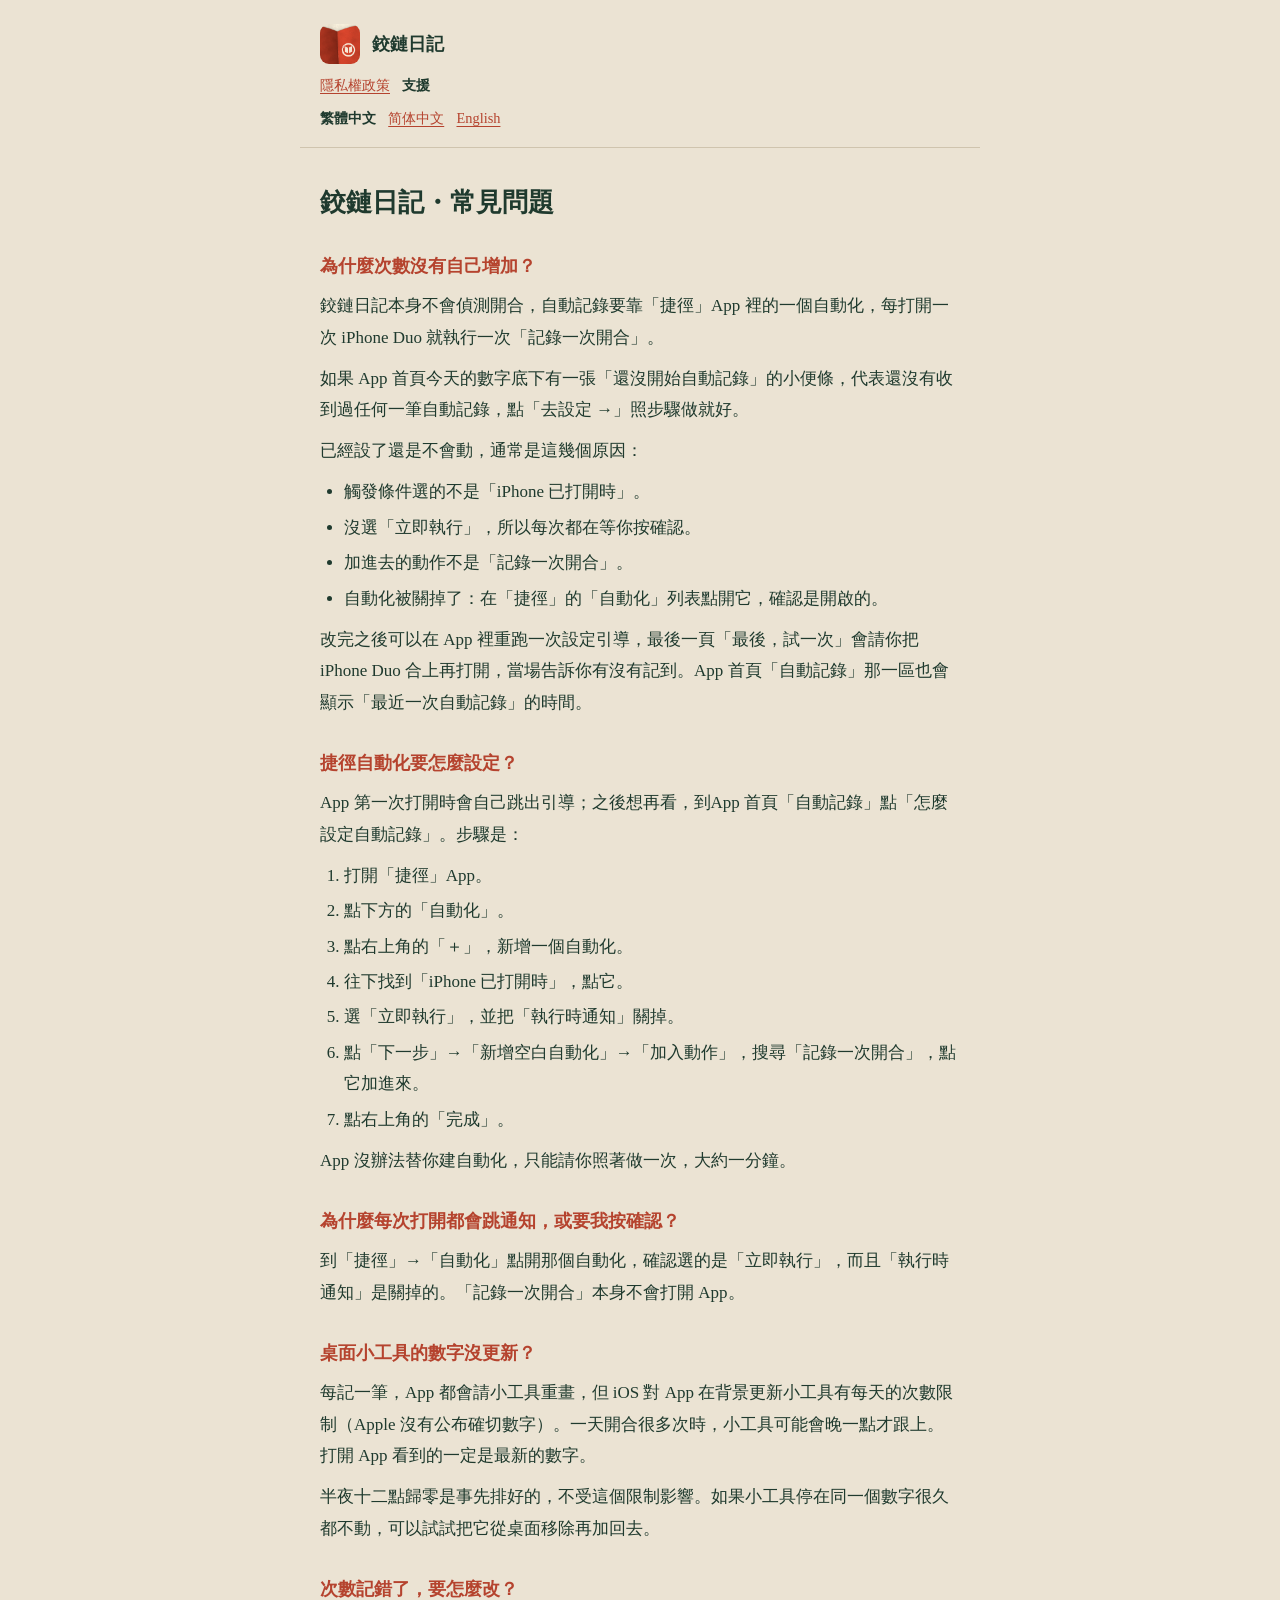
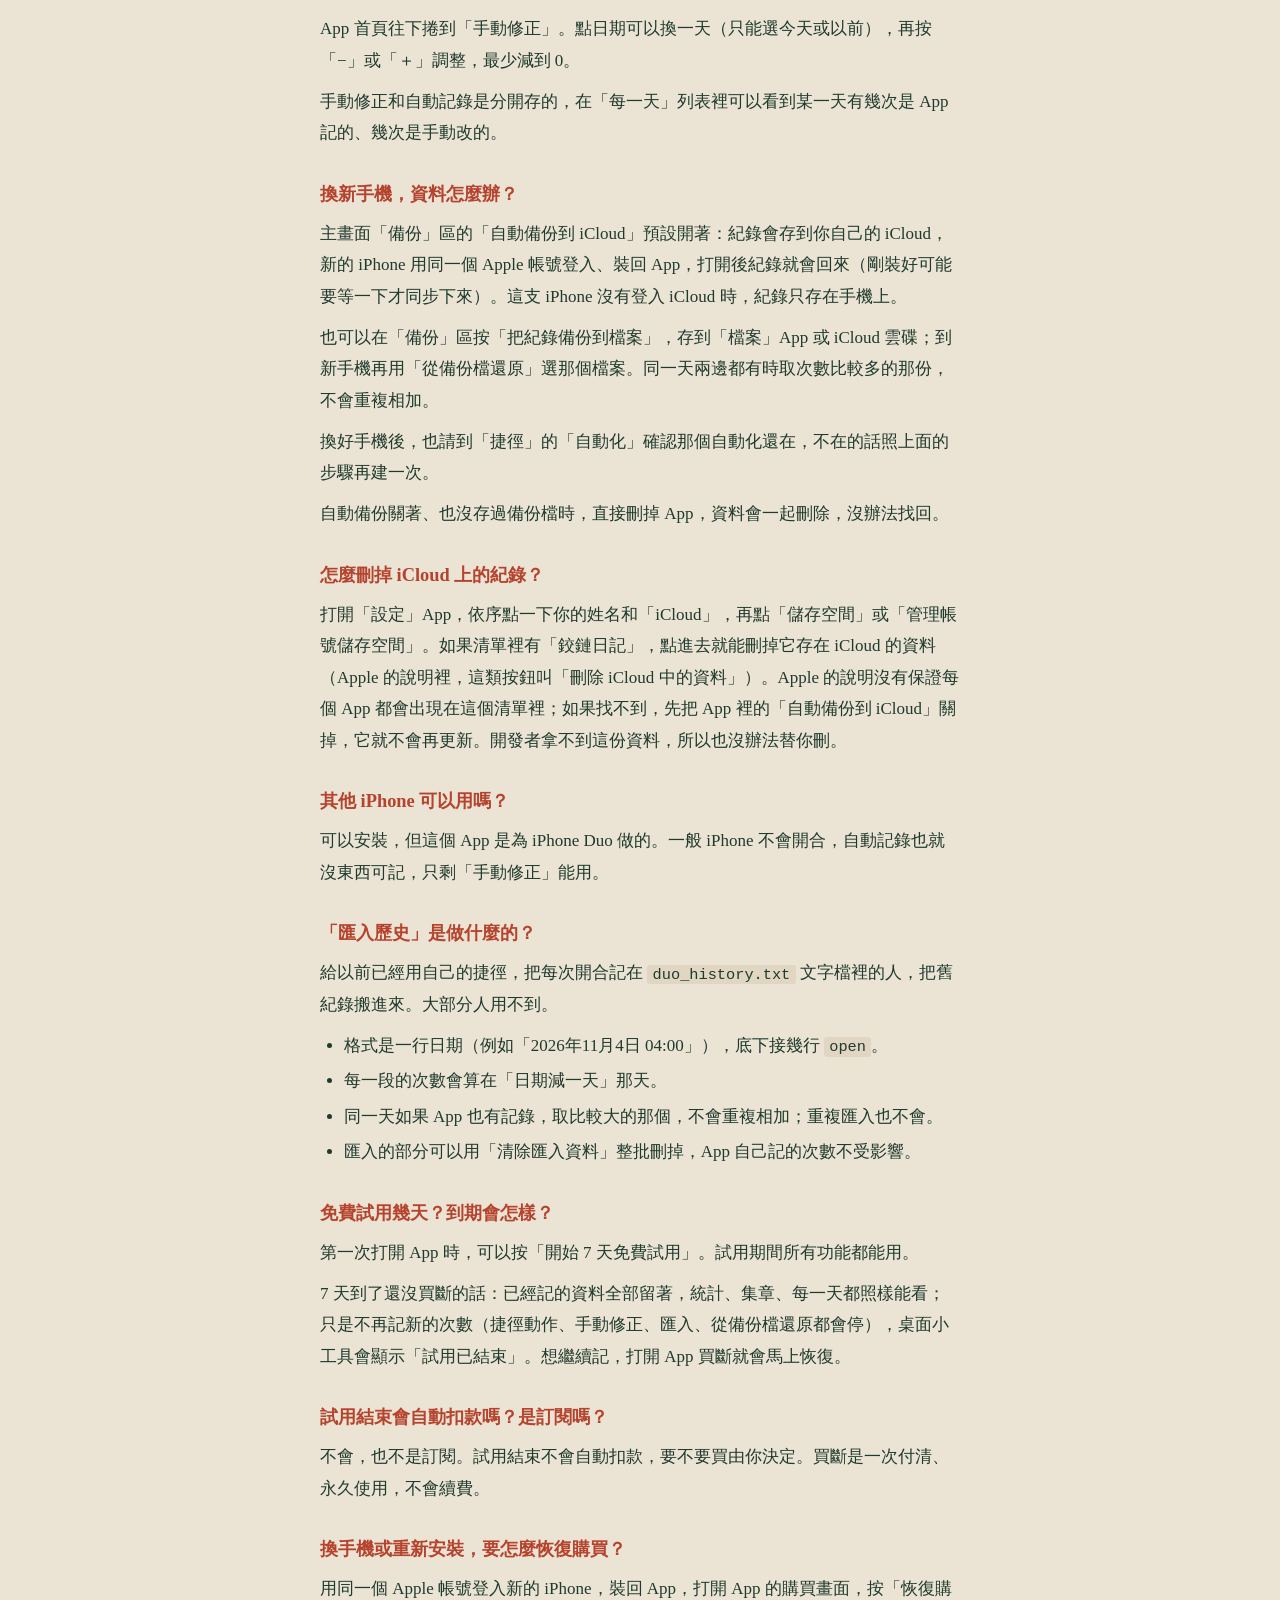
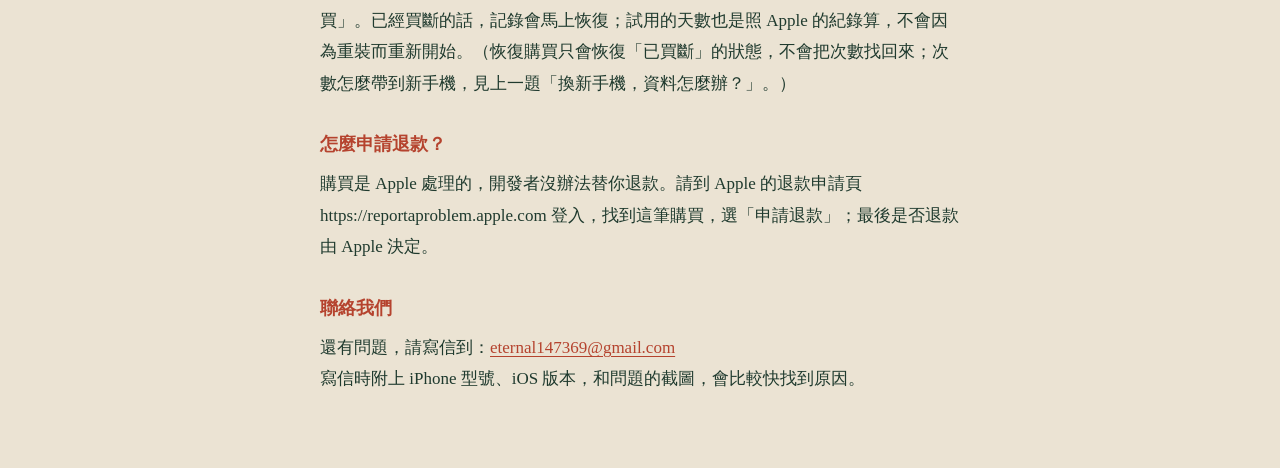
<file: support.html>
<!doctype html>
<html lang="zh-Hant">
<head>
<meta charset="utf-8">
<meta name="viewport" content="width=device-width, initial-scale=1">
<meta name="color-scheme" content="light dark">
<title>支援 · 鉸鏈日記</title>
<link rel="icon" type="image/png" href="icon.png">
<link rel="stylesheet" href="style.css">
</head>
<body>
<header class="top">
<a class="brand" href="index.html"><img src="icon.png" width="40" height="40" alt=""><span>鉸鏈日記</span></a>
<nav aria-label="語言"><p><a href="privacy.html">隱私權政策</a> <span class="cur" aria-current="page">支援</span></p><p class="lang"><span class="cur" aria-current="page">繁體中文</span> <a href="support-zh-hans.html" lang="zh-Hans" hreflang="zh-Hans">简体中文</a> <a href="support-en.html" lang="en" hreflang="en">English</a></p></nav>
</header>
<main>
<h1>鉸鏈日記・常見問題</h1>
<h2>為什麼次數沒有自己增加？</h2>
<p>鉸鏈日記本身不會偵測開合，自動記錄要靠「捷徑」App 裡的一個自動化，每打開一次 iPhone Duo 就執行一次「記錄一次開合」。</p>
<p>如果 App 首頁今天的數字底下有一張「還沒開始自動記錄」的小便條，代表還沒有收到過任何一筆自動記錄，點「去設定 →」照步驟做就好。</p>
<p>已經設了還是不會動，通常是這幾個原因：</p>
<ul><li>觸發條件選的不是「iPhone 已打開時」。</li><li>沒選「立即執行」，所以每次都在等你按確認。</li><li>加進去的動作不是「記錄一次開合」。</li><li>自動化被關掉了：在「捷徑」的「自動化」列表點開它，確認是開啟的。</li></ul>
<p>改完之後可以在 App 裡重跑一次設定引導，最後一頁「最後，試一次」會請你把 iPhone Duo 合上再打開，當場告訴你有沒有記到。App 首頁「自動記錄」那一區也會顯示「最近一次自動記錄」的時間。</p>
<h2>捷徑自動化要怎麼設定？</h2>
<p>App 第一次打開時會自己跳出引導；之後想再看，到App 首頁「自動記錄」點「怎麼設定自動記錄」。步驟是：</p>
<ol><li>打開「捷徑」App。</li><li>點下方的「自動化」。</li><li>點右上角的「＋」，新增一個自動化。</li><li>往下找到「iPhone 已打開時」，點它。</li><li>選「立即執行」，並把「執行時通知」關掉。</li><li>點「下一步」→「新增空白自動化」→「加入動作」，搜尋「記錄一次開合」，點它加進來。</li><li>點右上角的「完成」。</li></ol>
<p>App 沒辦法替你建自動化，只能請你照著做一次，大約一分鐘。</p>
<h2>為什麼每次打開都會跳通知，或要我按確認？</h2>
<p>到「捷徑」→「自動化」點開那個自動化，確認選的是「立即執行」，而且「執行時通知」是關掉的。「記錄一次開合」本身不會打開 App。</p>
<h2>桌面小工具的數字沒更新？</h2>
<p>每記一筆，App 都會請小工具重畫，但 iOS 對 App 在背景更新小工具有每天的次數限制（Apple 沒有公布確切數字）。一天開合很多次時，小工具可能會晚一點才跟上。打開 App 看到的一定是最新的數字。</p>
<p>半夜十二點歸零是事先排好的，不受這個限制影響。如果小工具停在同一個數字很久都不動，可以試試把它從桌面移除再加回去。</p>
<h2>次數記錯了，要怎麼改？</h2>
<p>App 首頁往下捲到「手動修正」。點日期可以換一天（只能選今天或以前），再按「−」或「＋」調整，最少減到 0。</p>
<p>手動修正和自動記錄是分開存的，在「每一天」列表裡可以看到某一天有幾次是 App 記的、幾次是手動改的。</p>
<h2>換新手機，資料怎麼辦？</h2>
<p>主畫面「備份」區的「自動備份到 iCloud」預設開著：紀錄會存到你自己的 iCloud，新的 iPhone 用同一個 Apple 帳號登入、裝回 App，打開後紀錄就會回來（剛裝好可能要等一下才同步下來）。這支 iPhone 沒有登入 iCloud 時，紀錄只存在手機上。</p>
<p>也可以在「備份」區按「把紀錄備份到檔案」，存到「檔案」App 或 iCloud 雲碟；到新手機再用「從備份檔還原」選那個檔案。同一天兩邊都有時取次數比較多的那份，不會重複相加。</p>
<p>換好手機後，也請到「捷徑」的「自動化」確認那個自動化還在，不在的話照上面的步驟再建一次。</p>
<p>自動備份關著、也沒存過備份檔時，直接刪掉 App，資料會一起刪除，沒辦法找回。</p>
<h2>怎麼刪掉 iCloud 上的紀錄？</h2>
<p>打開「設定」App，依序點一下你的姓名和「iCloud」，再點「儲存空間」或「管理帳號儲存空間」。如果清單裡有「鉸鏈日記」，點進去就能刪掉它存在 iCloud 的資料（Apple 的說明裡，這類按鈕叫「刪除 iCloud 中的資料」）。Apple 的說明沒有保證每個 App 都會出現在這個清單裡；如果找不到，先把 App 裡的「自動備份到 iCloud」關掉，它就不會再更新。開發者拿不到這份資料，所以也沒辦法替你刪。</p>
<h2>其他 iPhone 可以用嗎？</h2>
<p>可以安裝，但這個 App 是為 iPhone Duo 做的。一般 iPhone 不會開合，自動記錄也就沒東西可記，只剩「手動修正」能用。</p>
<h2>「匯入歷史」是做什麼的？</h2>
<p>給以前已經用自己的捷徑，把每次開合記在 <code>duo_history.txt</code> 文字檔裡的人，把舊紀錄搬進來。大部分人用不到。</p>
<ul><li>格式是一行日期（例如「2026年11月4日 04:00」），底下接幾行 <code>open</code>。</li><li>每一段的次數會算在「日期減一天」那天。</li><li>同一天如果 App 也有記錄，取比較大的那個，不會重複相加；重複匯入也不會。</li><li>匯入的部分可以用「清除匯入資料」整批刪掉，App 自己記的次數不受影響。</li></ul>
<h2>免費試用幾天？到期會怎樣？</h2>
<p>第一次打開 App 時，可以按「開始 7 天免費試用」。試用期間所有功能都能用。</p>
<p>7 天到了還沒買斷的話：已經記的資料全部留著，統計、集章、每一天都照樣能看；只是不再記新的次數（捷徑動作、手動修正、匯入、從備份檔還原都會停），桌面小工具會顯示「試用已結束」。想繼續記，打開 App 買斷就會馬上恢復。</p>
<h2>試用結束會自動扣款嗎？是訂閱嗎？</h2>
<p>不會，也不是訂閱。試用結束不會自動扣款，要不要買由你決定。買斷是一次付清、永久使用，不會續費。</p>
<h2>換手機或重新安裝，要怎麼恢復購買？</h2>
<p>用同一個 Apple 帳號登入新的 iPhone，裝回 App，打開 App 的購買畫面，按「恢復購買」。已經買斷的話，記錄會馬上恢復；試用的天數也是照 Apple 的紀錄算，不會因為重裝而重新開始。（恢復購買只會恢復「已買斷」的狀態，不會把次數找回來；次數怎麼帶到新手機，見上一題「換新手機，資料怎麼辦？」。）</p>
<h2>怎麼申請退款？</h2>
<p>購買是 Apple 處理的，開發者沒辦法替你退款。請到 Apple 的退款申請頁 https://reportaproblem.apple.com 登入，找到這筆購買，選「申請退款」；最後是否退款由 Apple 決定。</p>
<h2>聯絡我們</h2>
<p>還有問題，請寫信到：<a href="mailto:eternal147369@gmail.com">eternal147369@gmail.com</a><br>
寫信時附上 iPhone 型號、iOS 版本，和問題的截圖，會比較快找到原因。</p>
</main>
</body>
</html>
</file>
<file: style.css>
:root{--bg:#EBE3D3;--fg:#1F3A2E;--accent:#B5432E;--muted:#4d6258;--rule:#cfc4ae;--code:#e0d6c1}
@media (prefers-color-scheme:dark){:root{--bg:#18211c;--fg:#E4DCC8;--accent:#E0735C;--muted:#a9b3a6;--rule:#35443b;--code:#26332b}}
*{box-sizing:border-box}
html{-webkit-text-size-adjust:100%}
body{margin:0;background:var(--bg);color:var(--fg);font:17px/1.85 "Songti TC","Songti SC","Noto Serif CJK TC","New York",Georgia,serif}
:lang(en){font-family:"New York",Georgia,"Times New Roman",serif;line-height:1.7}
.top,main{max-width:680px;margin:0 auto;padding-left:20px;padding-right:20px}
.top{padding-top:24px;padding-bottom:16px;border-bottom:1px solid var(--rule)}
.brand{display:flex;align-items:center;gap:12px;color:var(--fg);text-decoration:none;font-weight:700;font-size:1.1rem}
.brand img{border-radius:9px;display:block}
nav p{margin:.6rem 0 0;font-size:.9rem;line-height:1.6;color:var(--muted)}
nav a{margin-right:.6em}
nav .cur{color:var(--fg);font-weight:700;margin-right:.6em}
a{color:var(--accent);text-underline-offset:3px}
main{padding-top:12px;padding-bottom:64px}
h1{font-size:1.6rem;line-height:1.4;margin:1.6rem 0 .6rem}
h2{font-size:1.15rem;line-height:1.5;margin:2rem 0 .3rem;color:var(--accent)}
p{margin:.6rem 0}
ul,ol{padding-left:1.4em;margin:.6rem 0}
li{margin:.25rem 0}
code{font:.9em ui-monospace,Menlo,monospace;background:var(--code);padding:.05em .35em;border-radius:3px}
.home section{border-top:1px solid var(--rule);padding:.8rem 0}
.home section:first-child{border-top:0}
.home h2{margin:1rem 0 0}
</file>
